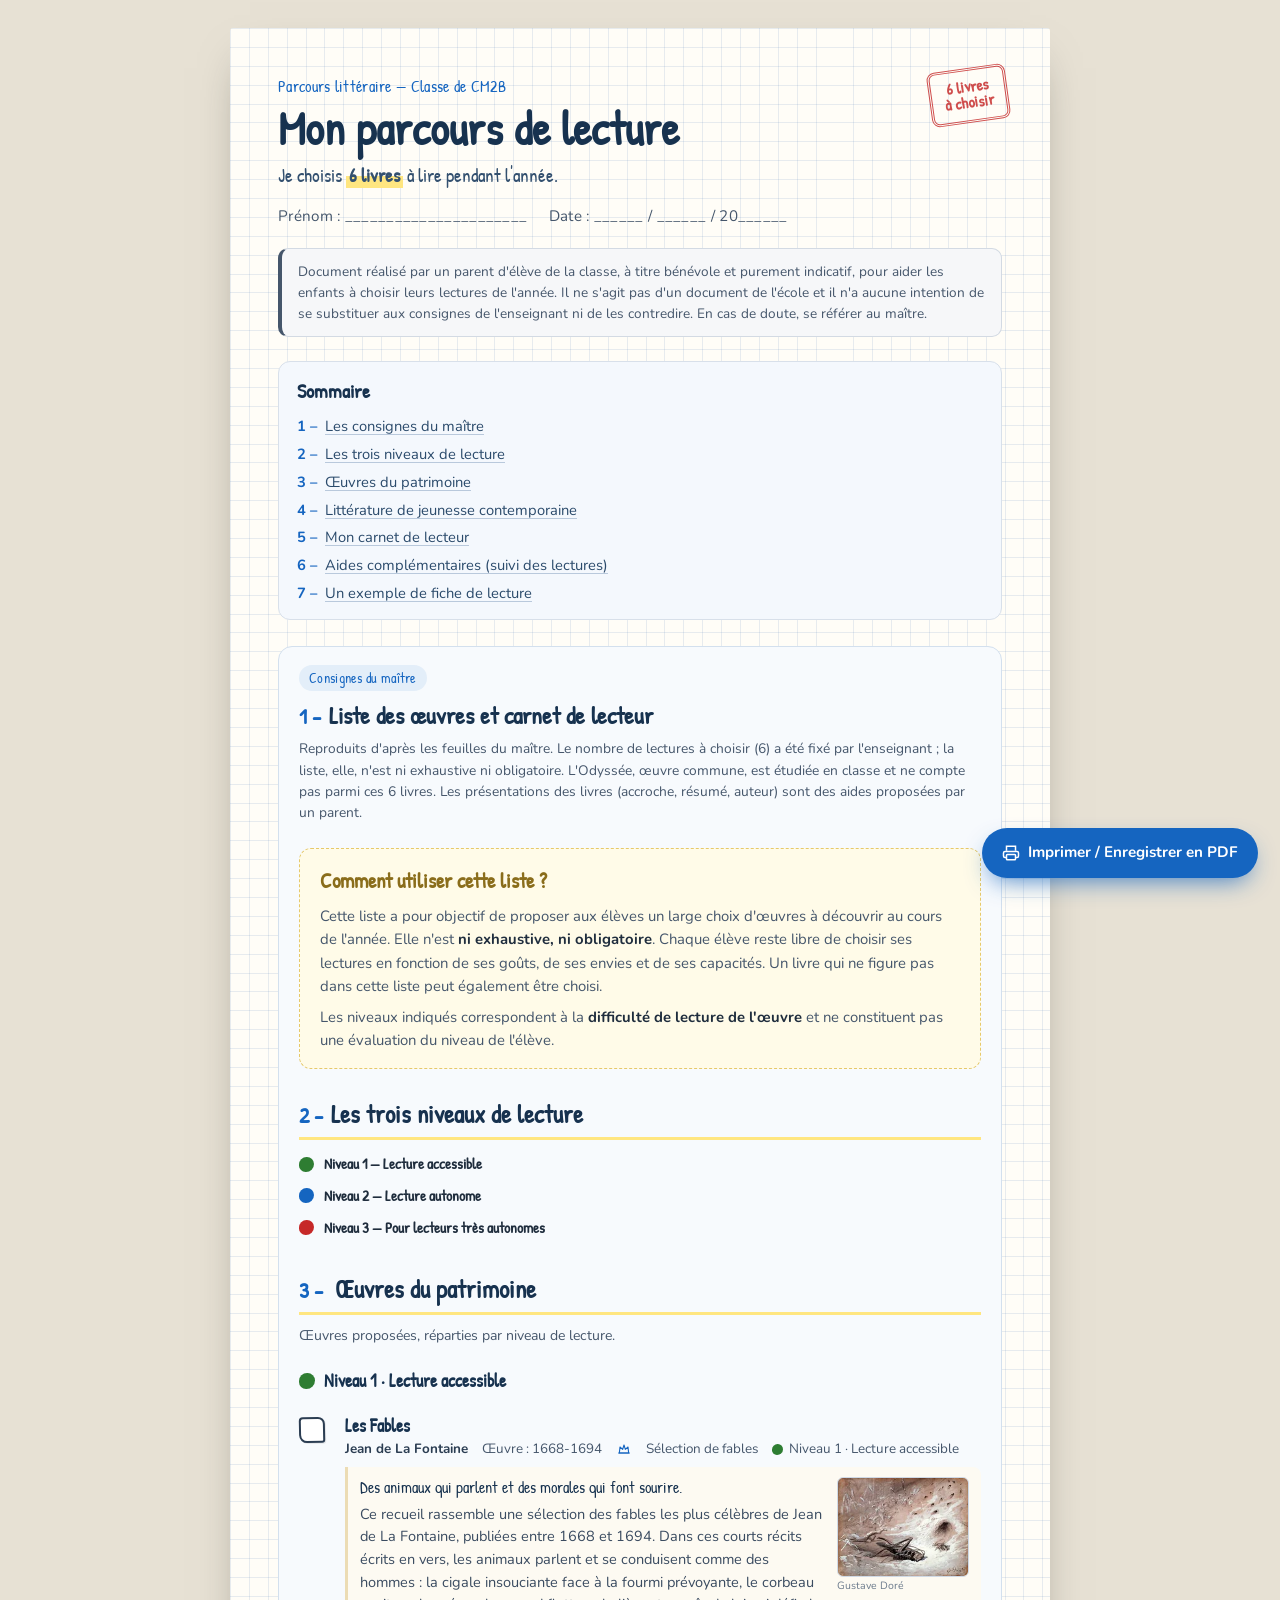
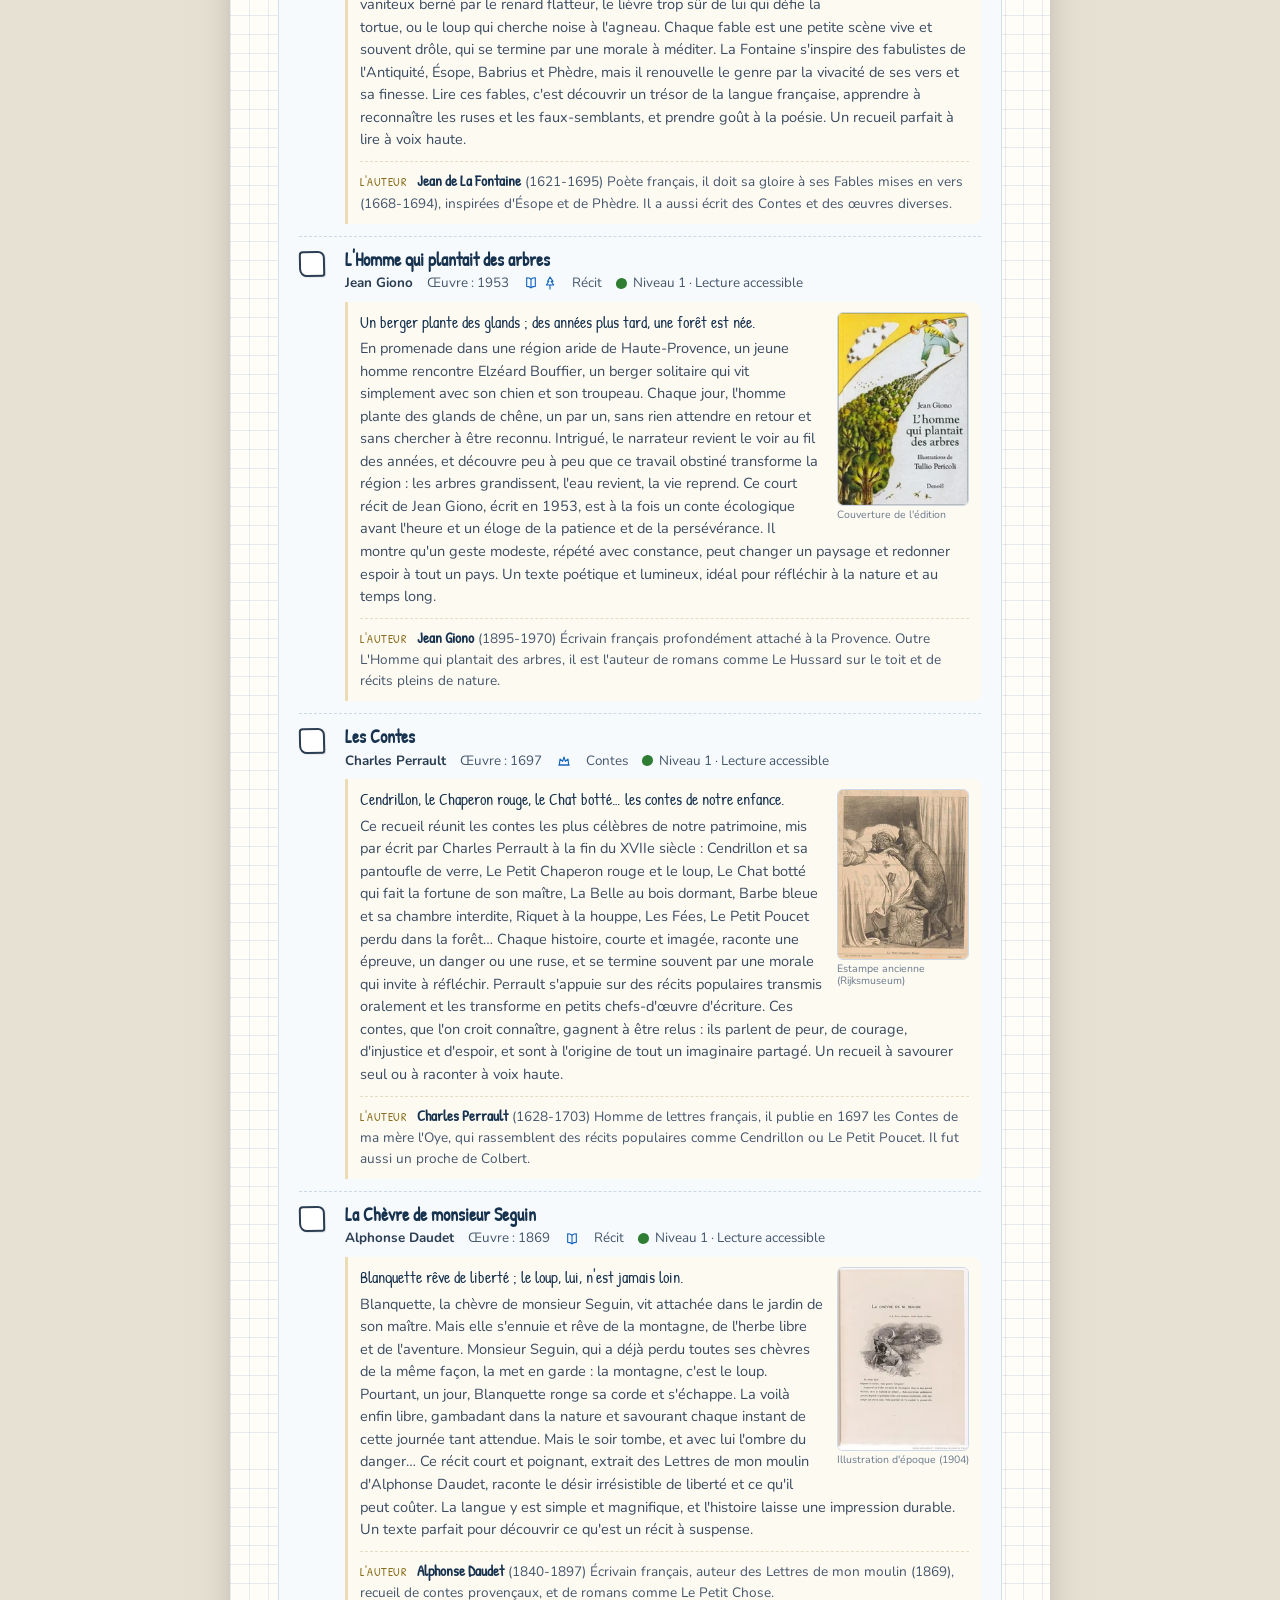
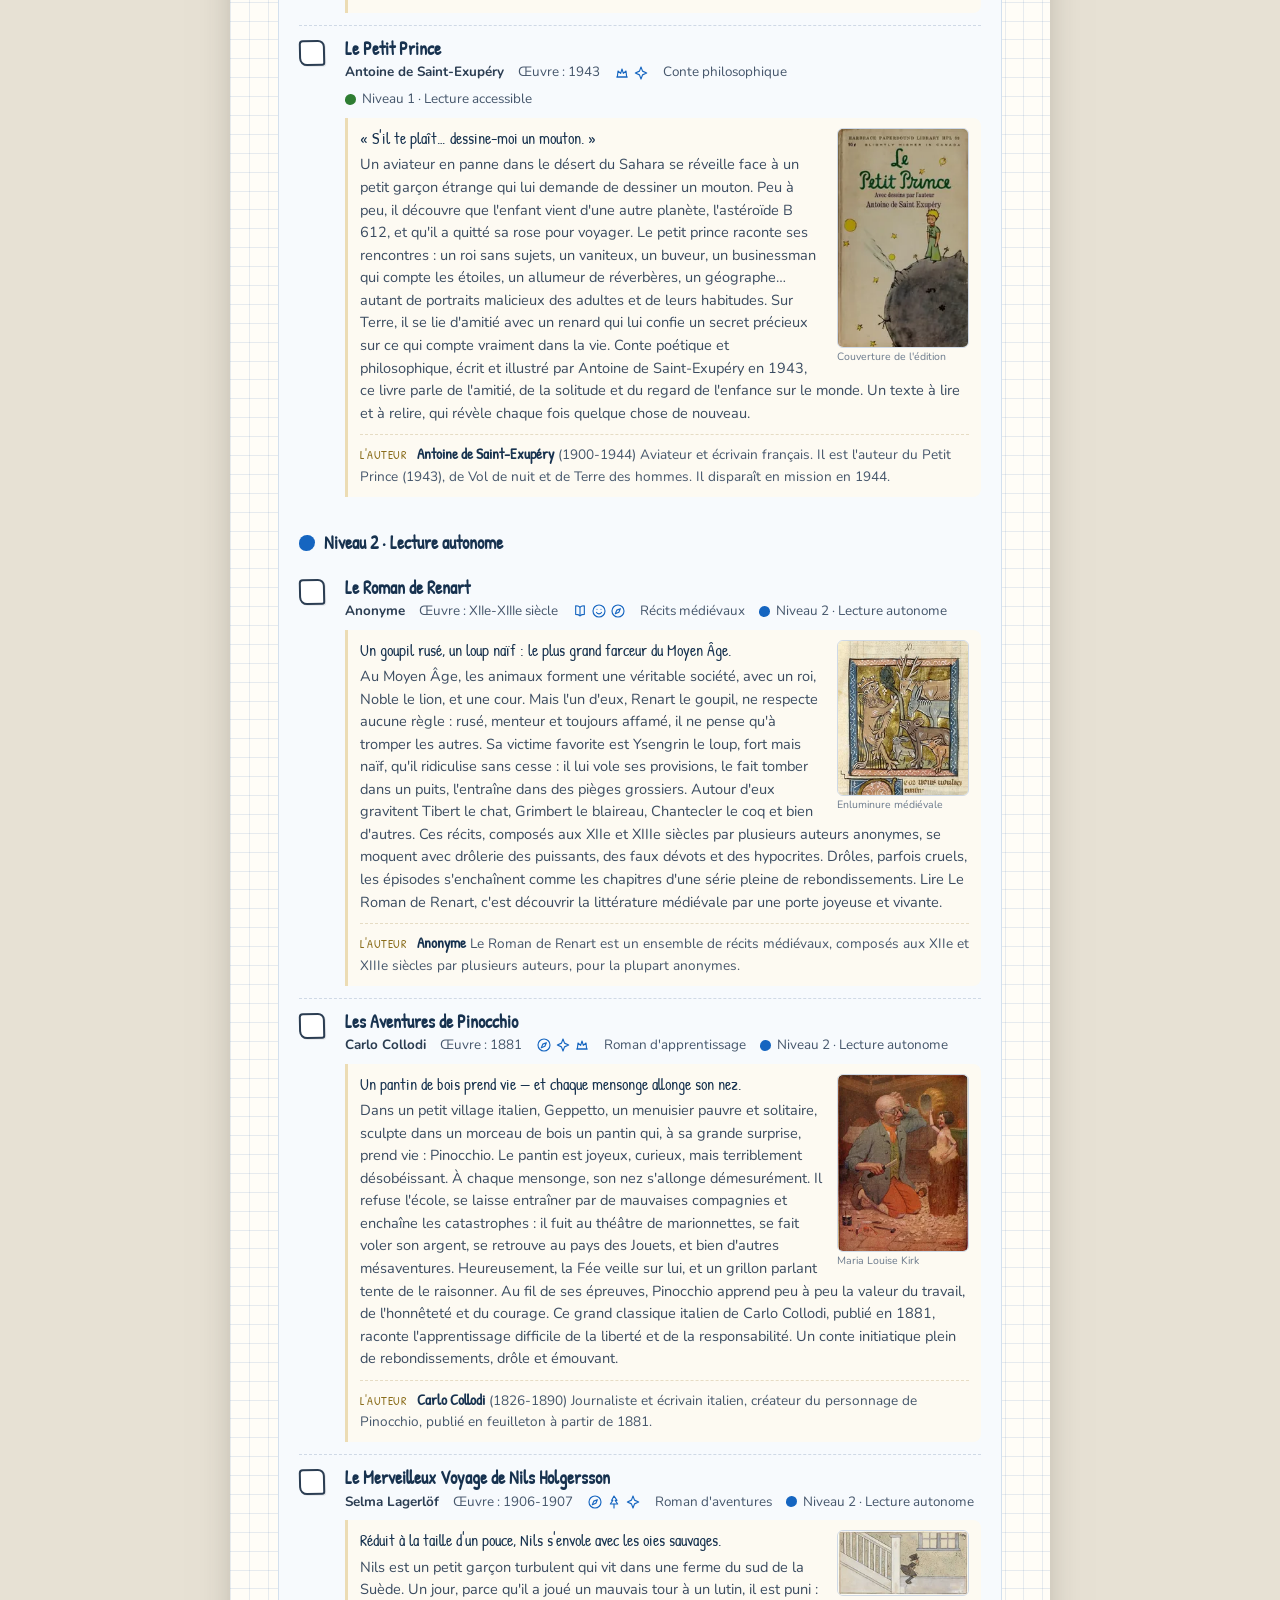
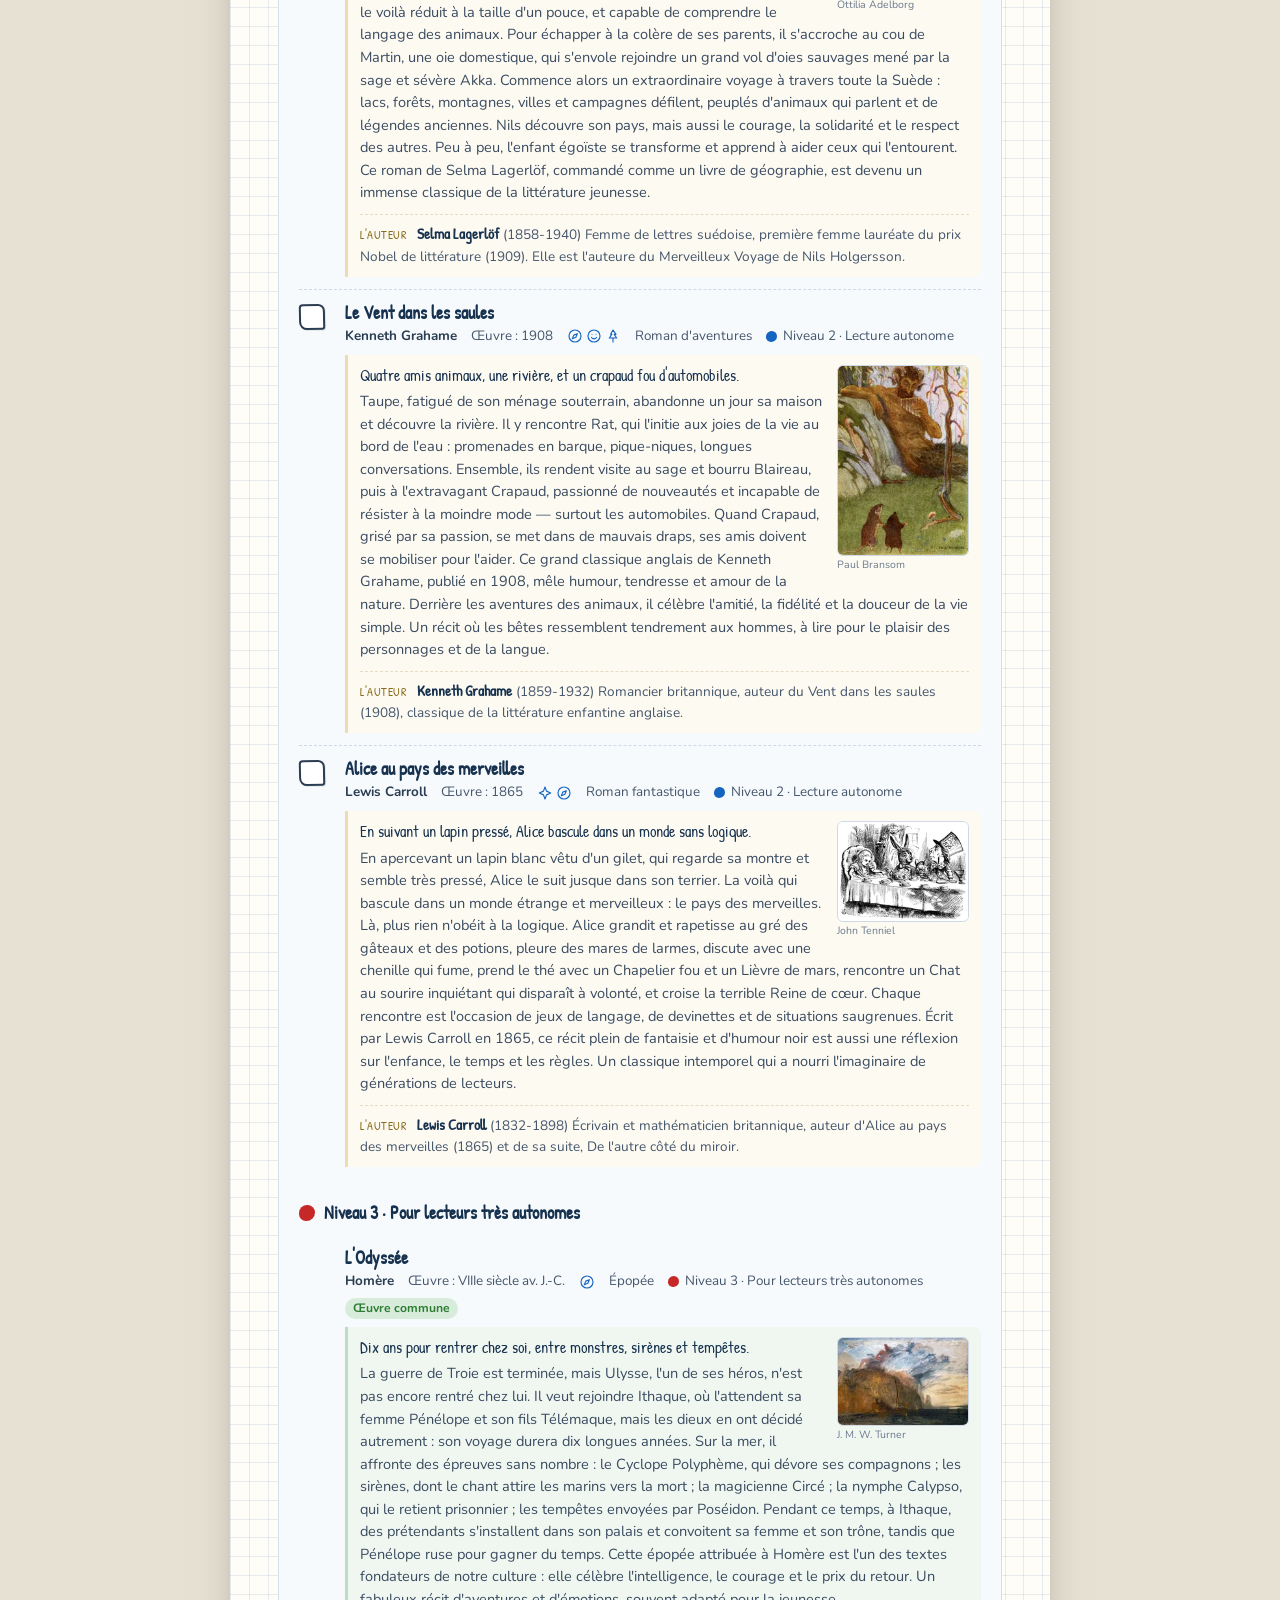
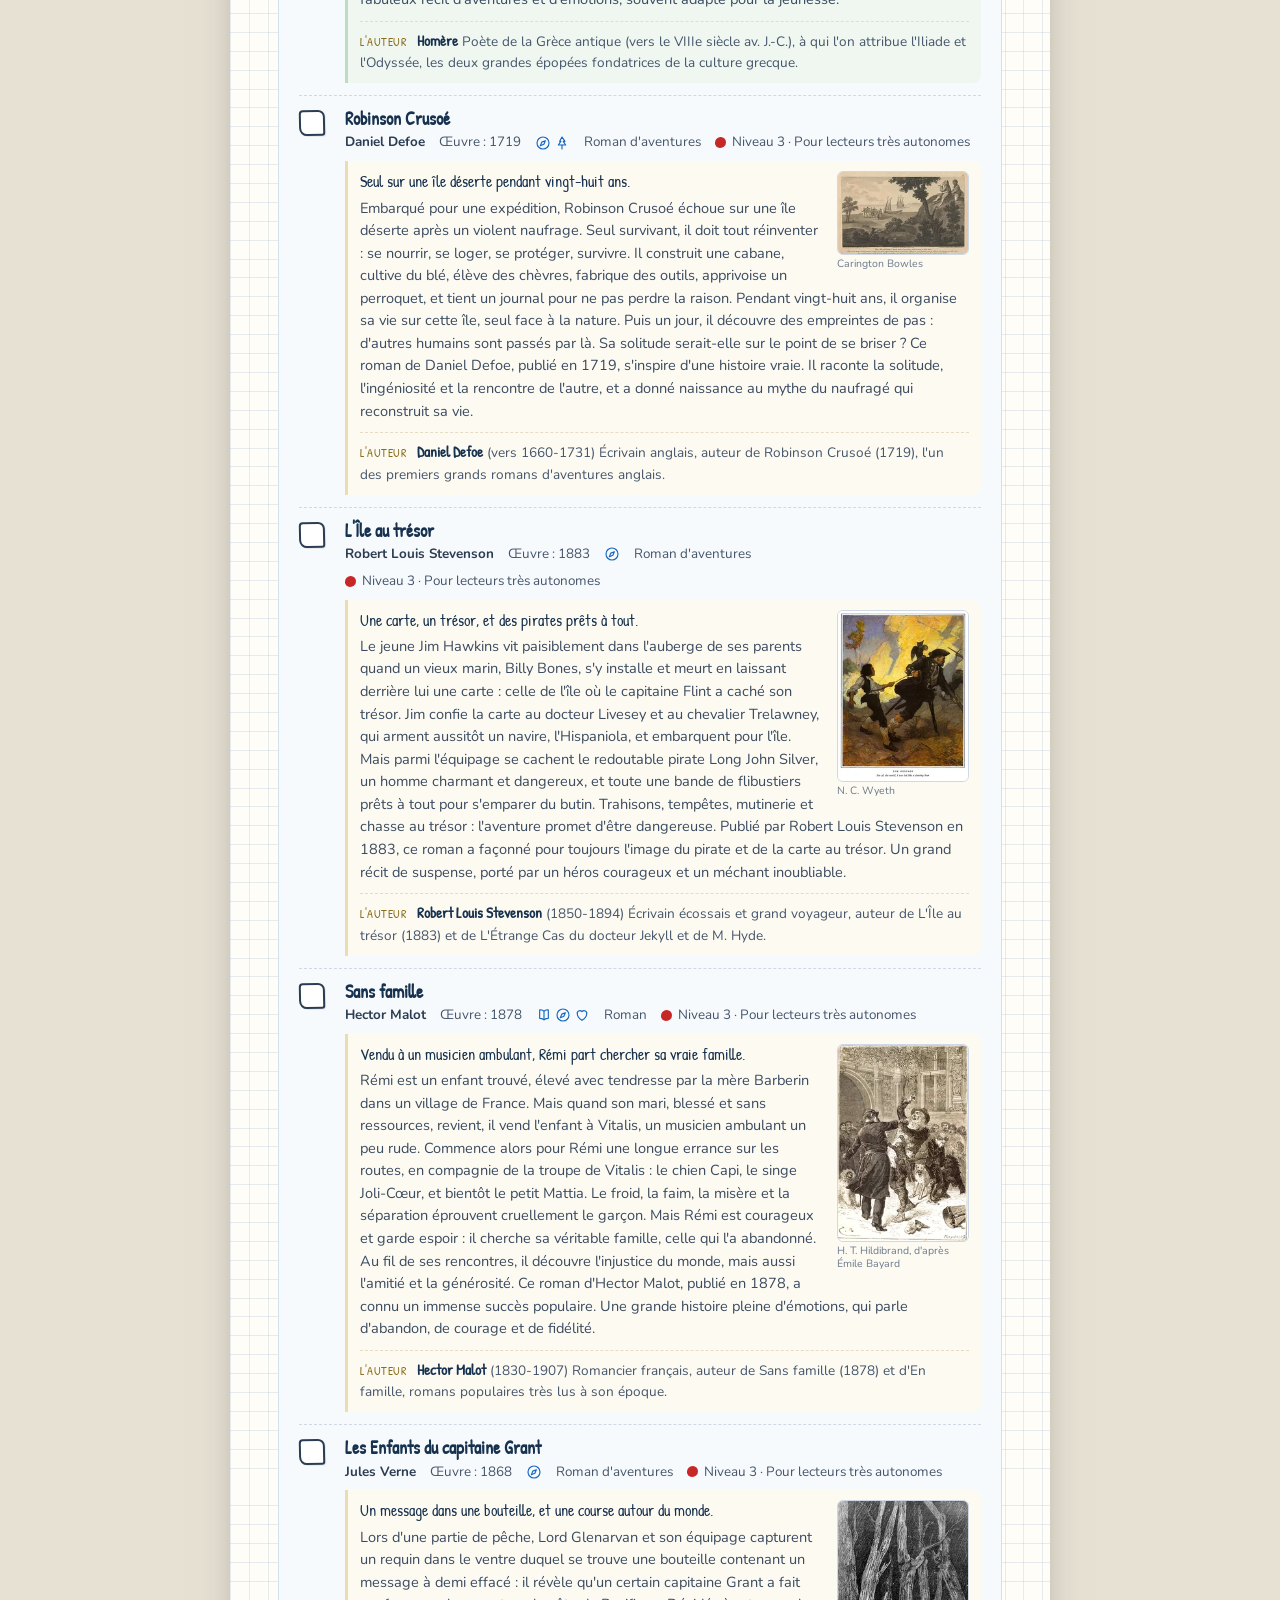
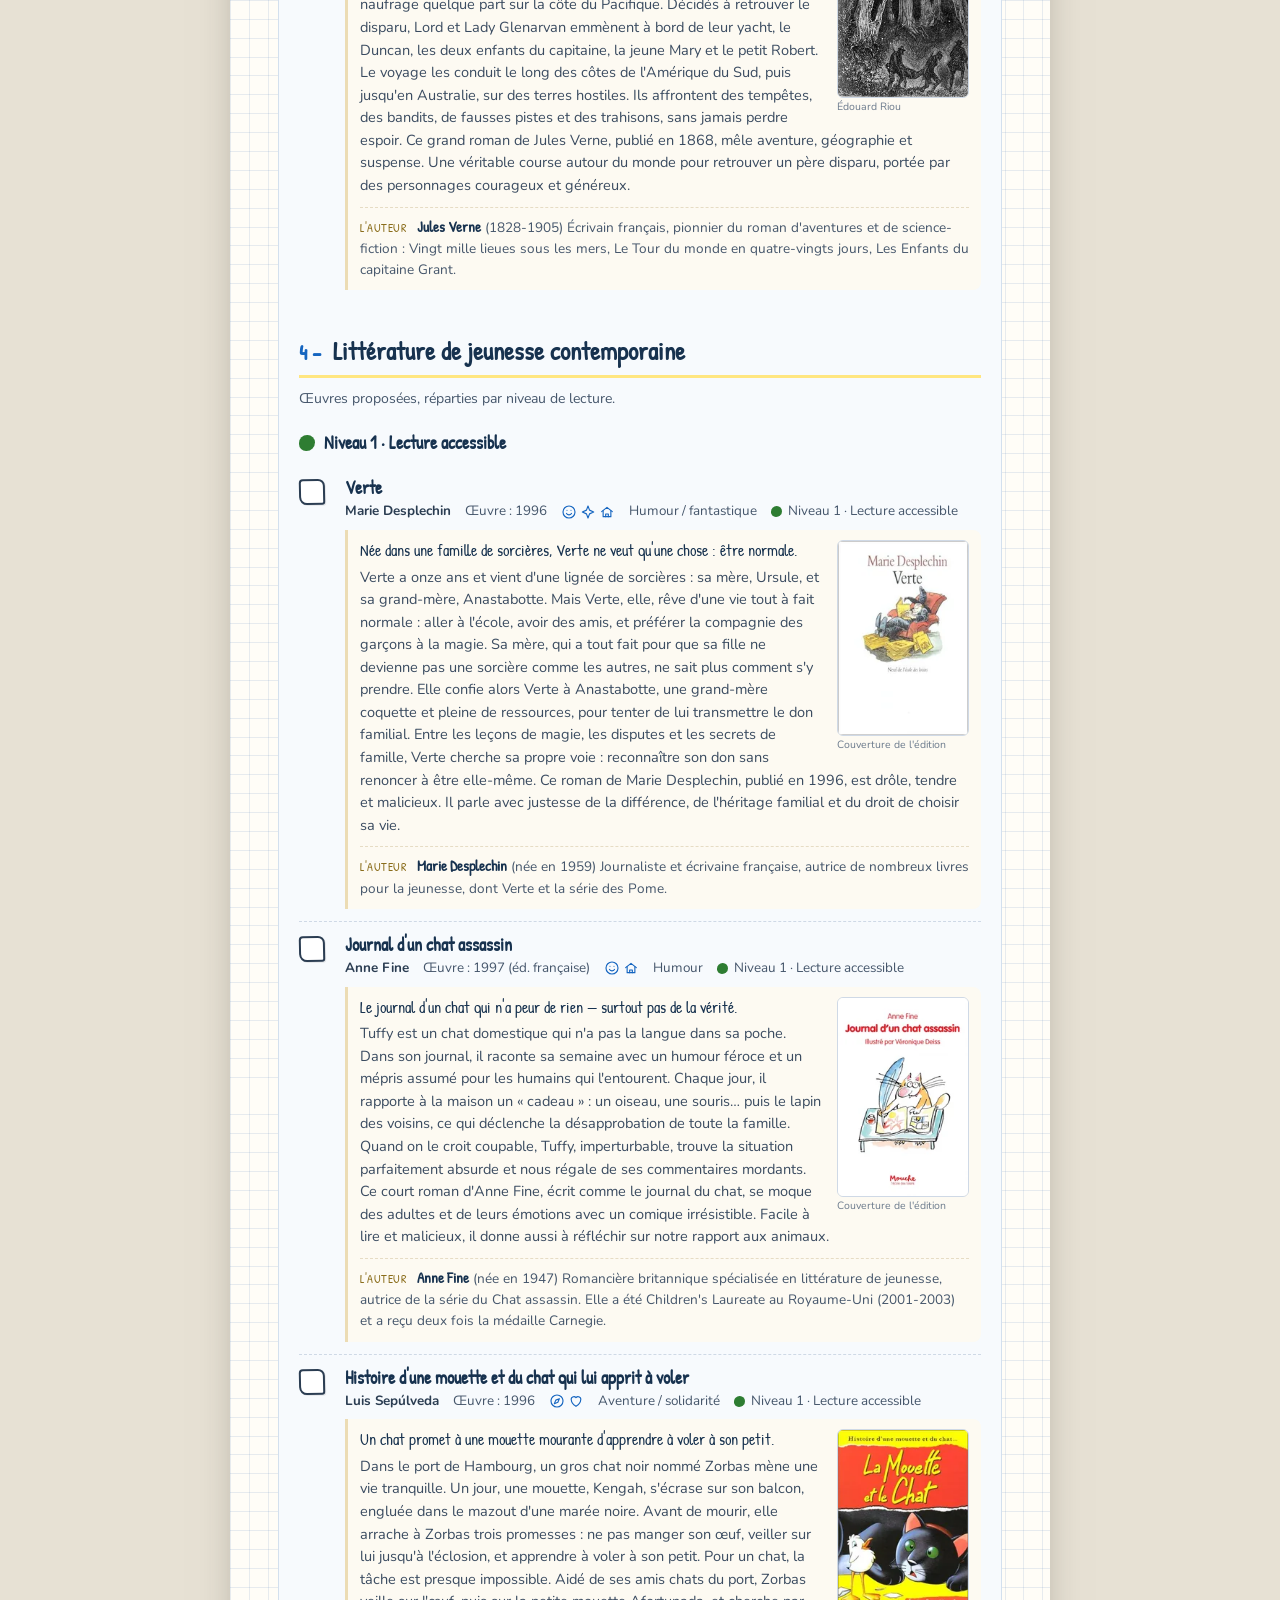
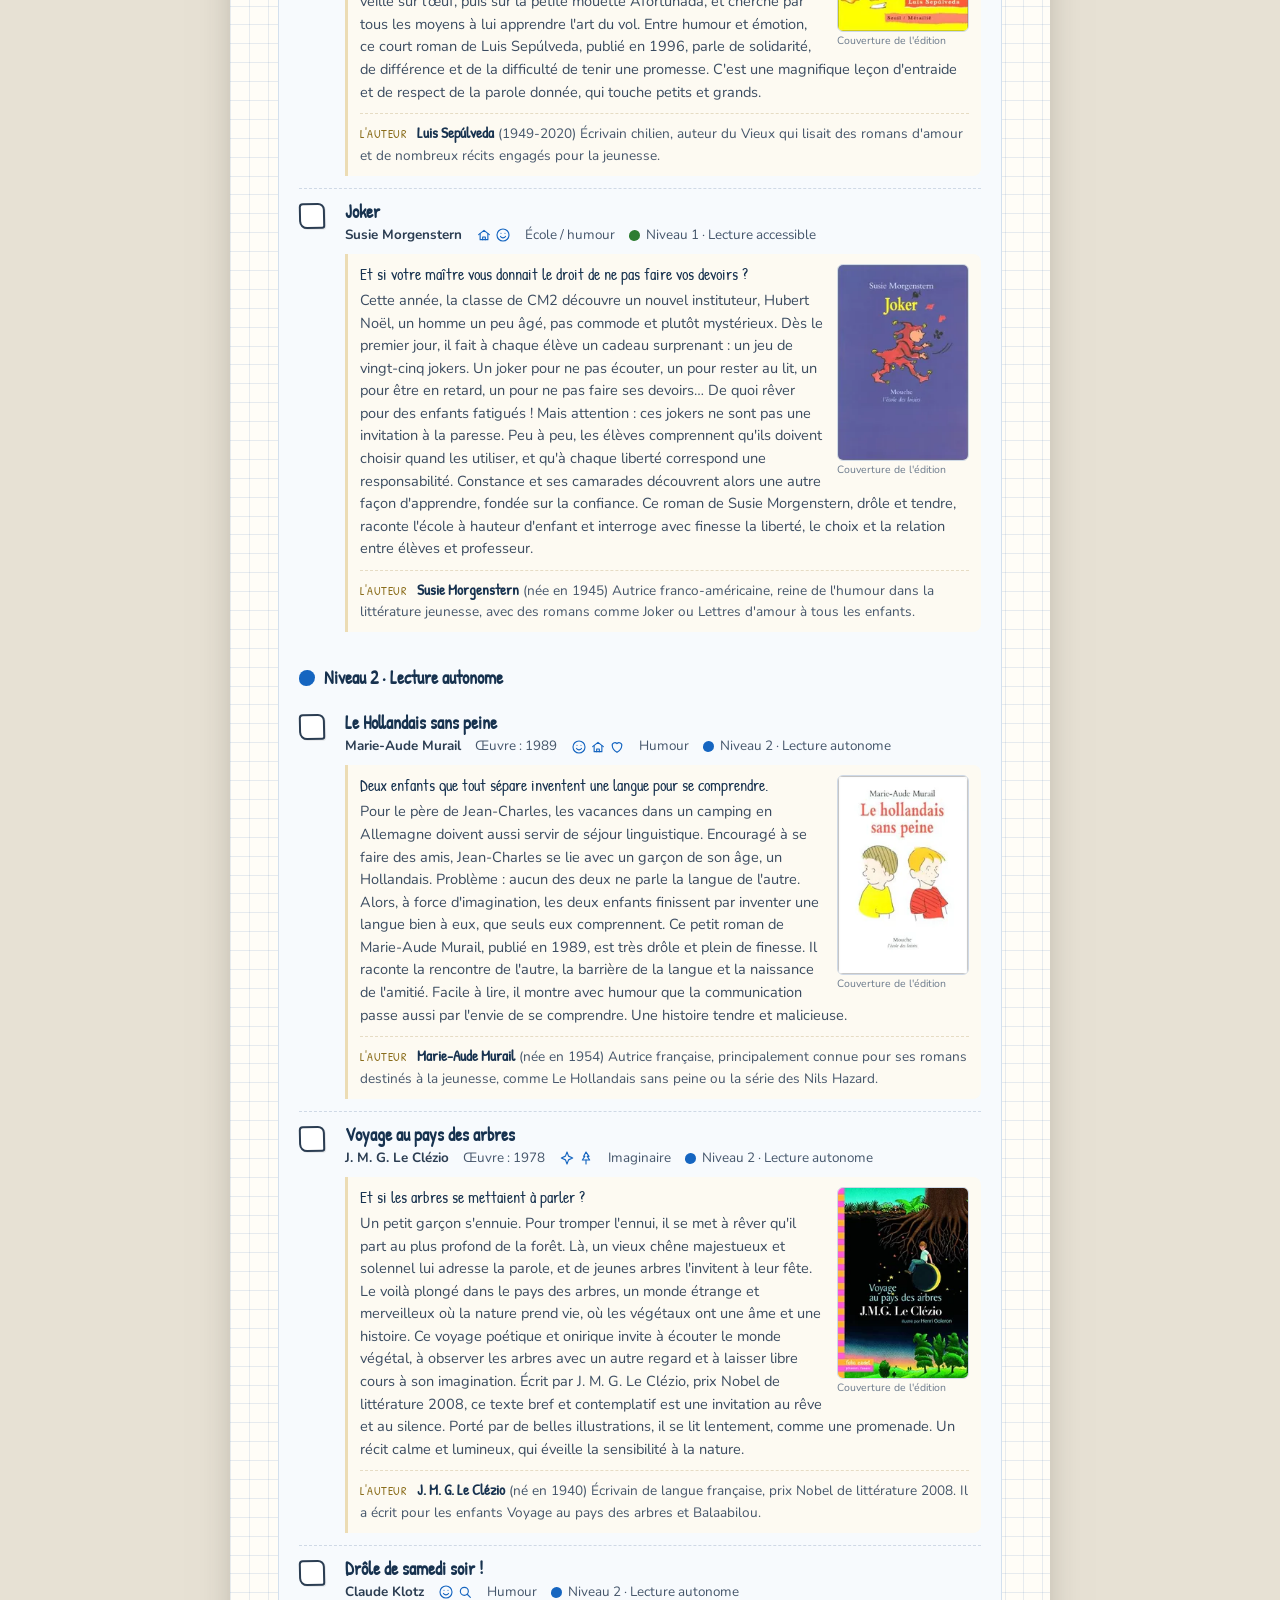
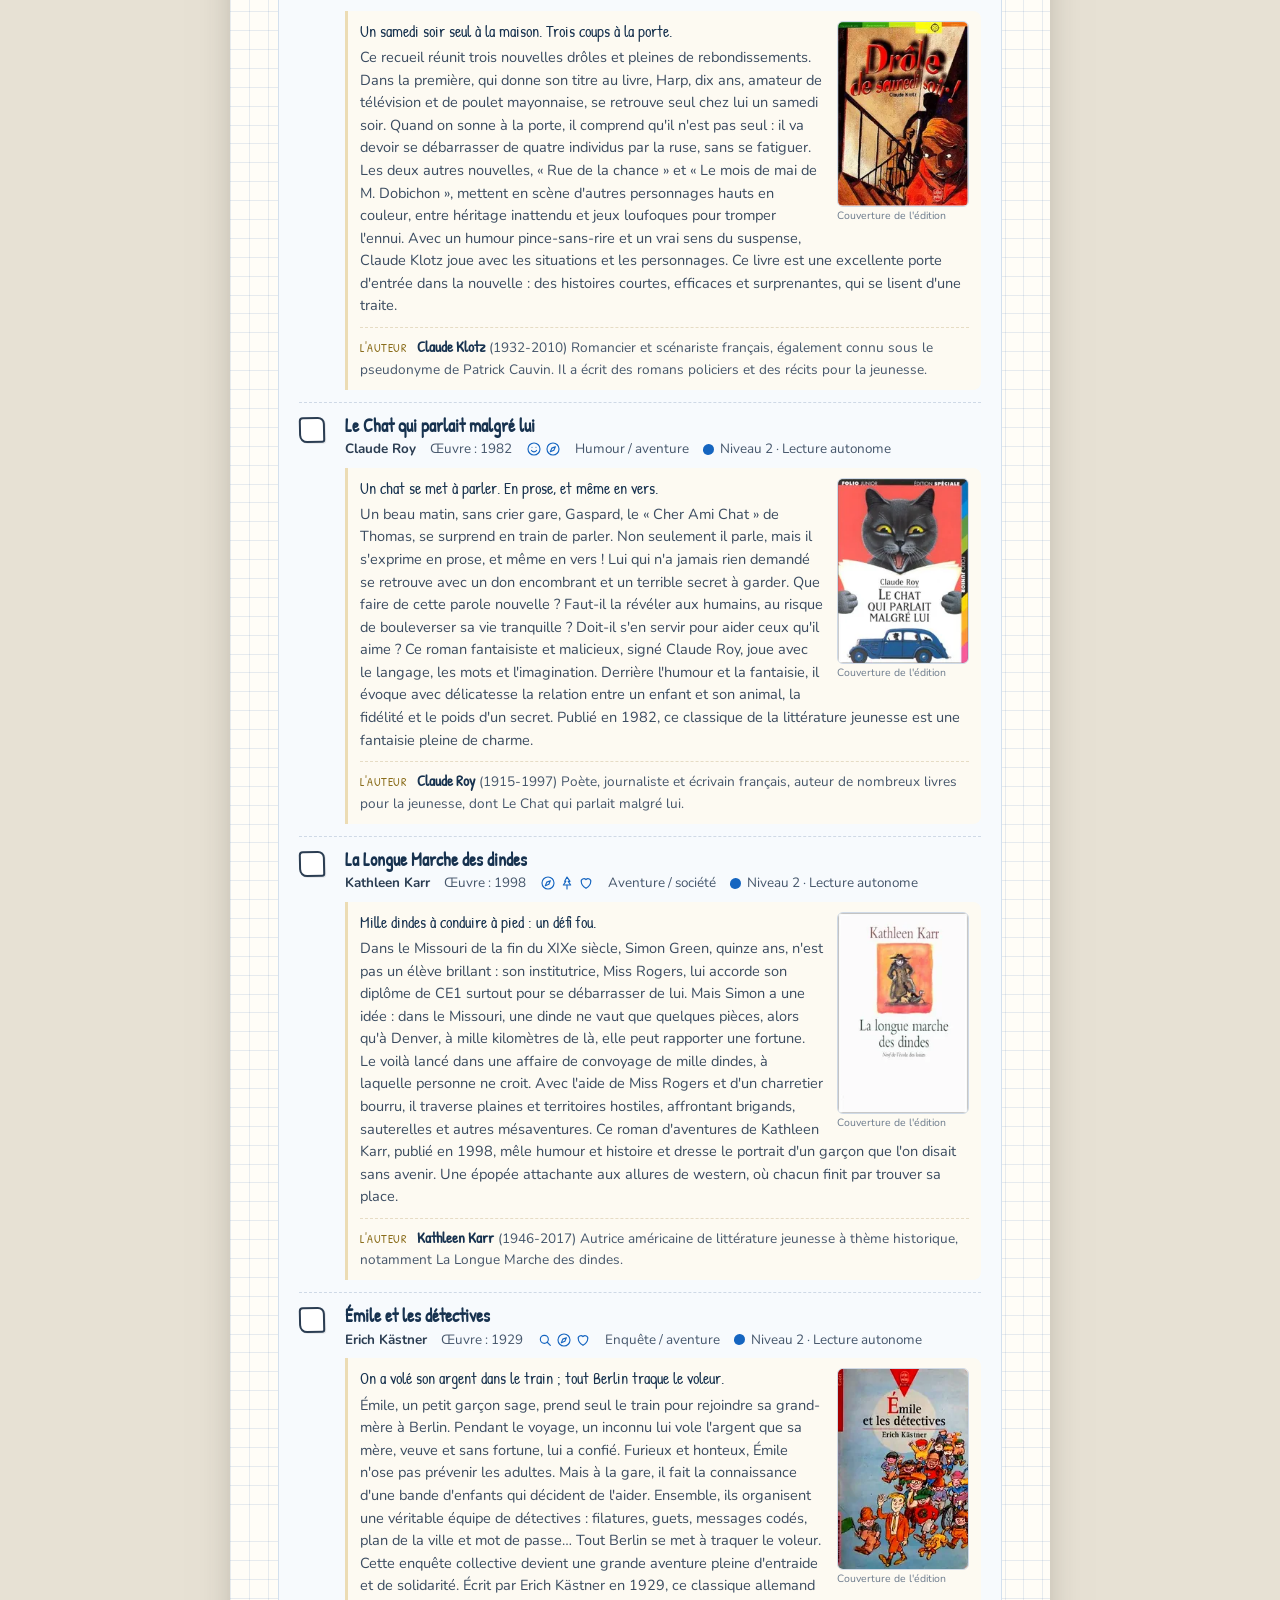
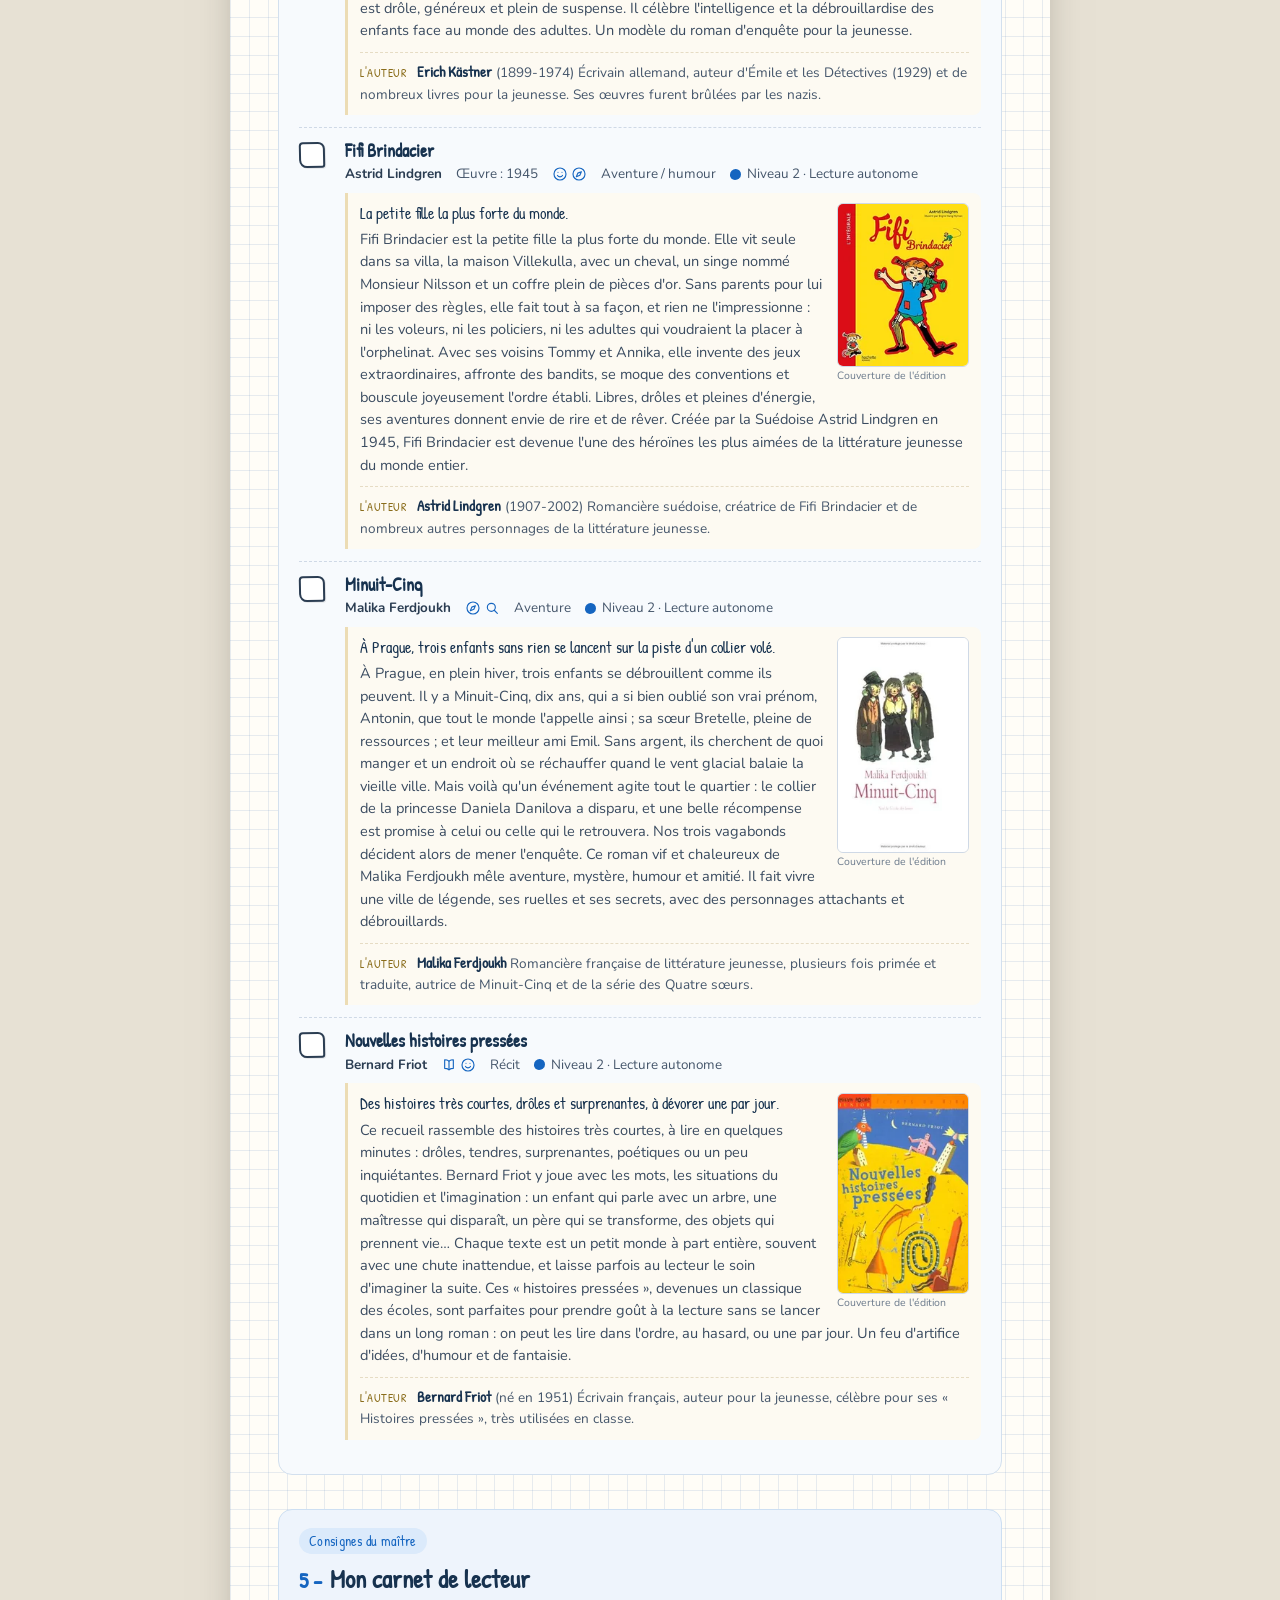
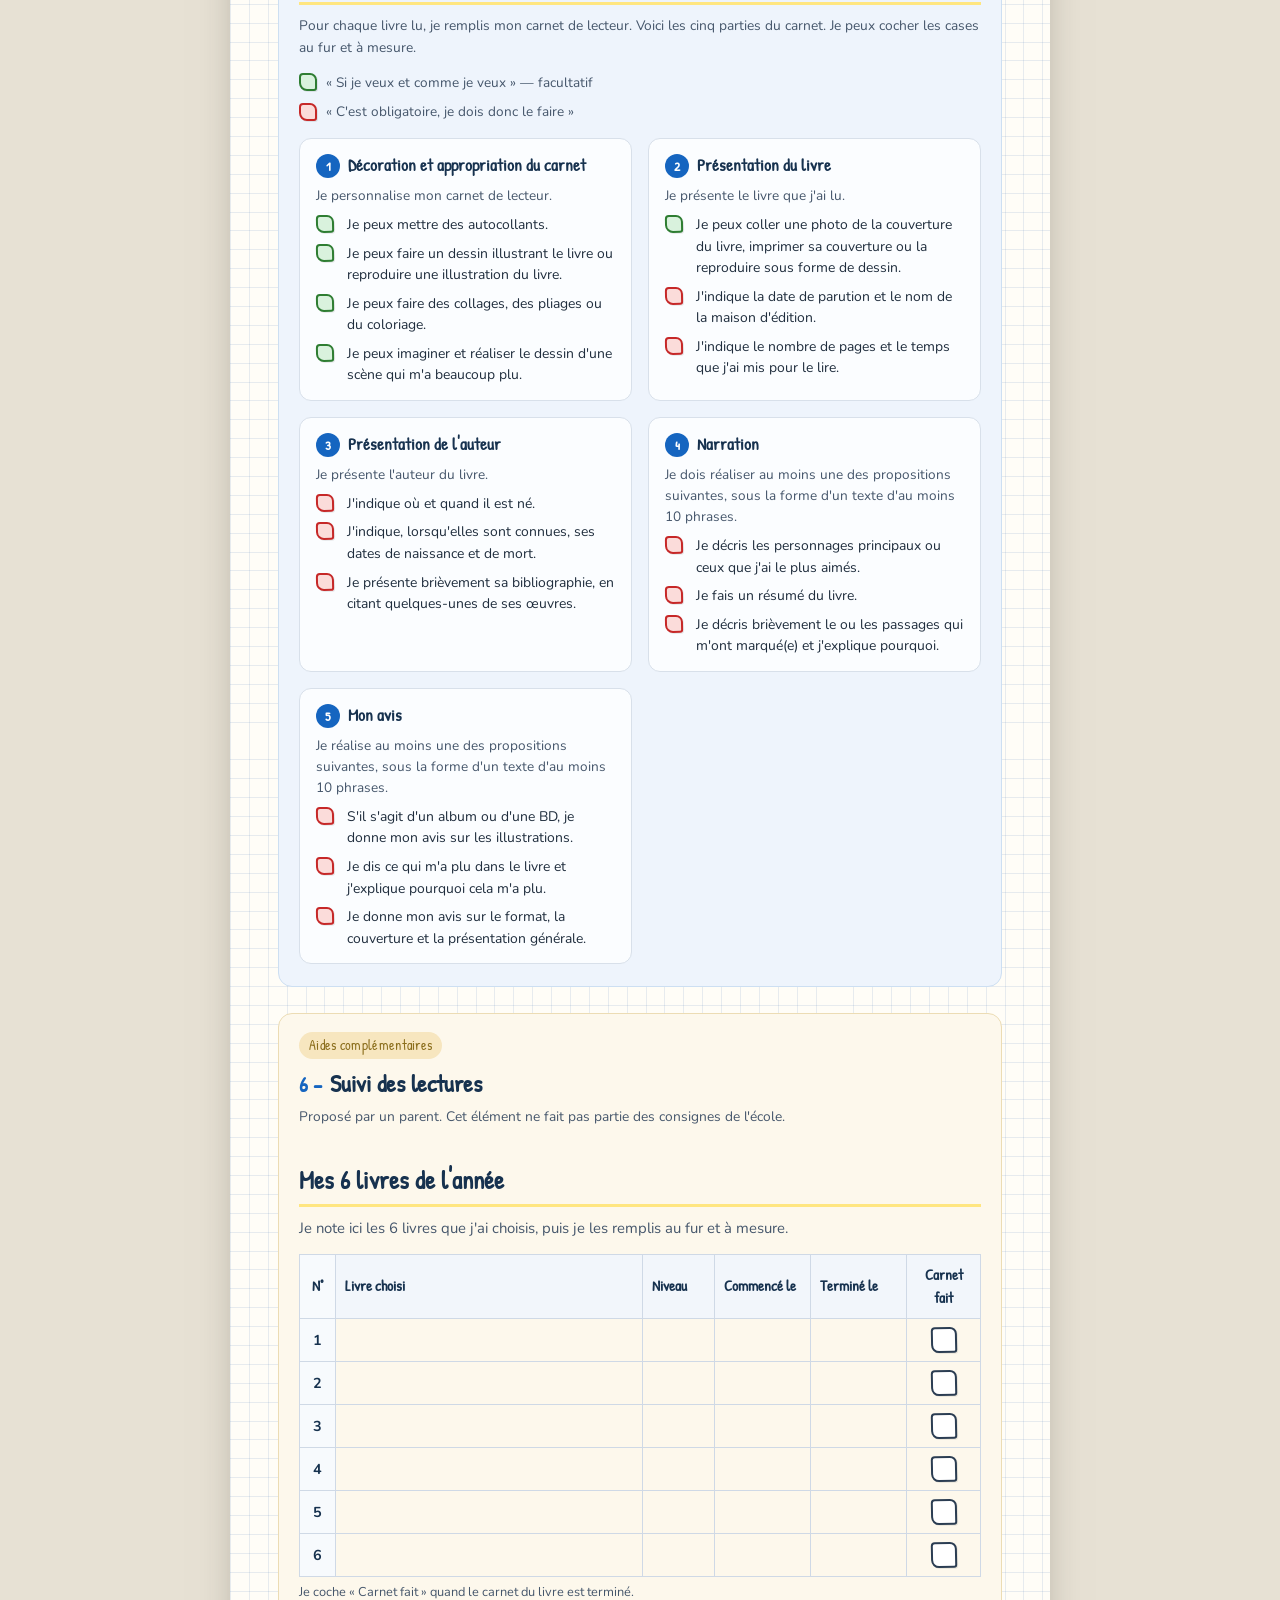
<file: index.html>
<!DOCTYPE html>
<html lang="fr">
<head>
  <meta charset="UTF-8">
  <meta name="viewport" content="width=device-width, initial-scale=1">
  <title>Mon parcours de lecture — CM2B (élève &amp; parents)</title>
  <meta name="description" content="Document à imprimer pour choisir ses 6 livres de l'année en CM2B : liste des œuvres proposées par niveau, présentation de chaque livre, carnet de lecteur et suivi des lectures.">
  <meta name="robots" content="noindex, nofollow, noarchive">
  <meta name="theme-color" content="#1565c0">
  <link rel="canonical" href="https://tac-projects.github.io/lectures/">

  <meta property="og:type" content="website">
  <meta property="og:locale" content="fr_FR">
  <meta property="og:site_name" content="Parcours littéraire — CM2B">
  <meta property="og:url" content="https://tac-projects.github.io/lectures/">
  <meta property="og:title" content="Mon parcours de lecture — CM2B">
  <meta property="og:description" content="Document à imprimer pour choisir ses 6 livres de l'année en CM2B : liste des œuvres par niveau, présentation de chaque livre, carnet de lecteur et suivi des lectures.">
  <meta property="og:image" content="https://tac-projects.github.io/lectures/assets/og-cover.png">
  <meta property="og:image:secure_url" content="https://tac-projects.github.io/lectures/assets/og-cover.png">
  <meta property="og:image:type" content="image/png">
  <meta property="og:image:width" content="1200">
  <meta property="og:image:height" content="630">
  <meta property="og:image:alt" content="Mon parcours de lecture — 6 livres à choisir, classe de CM2B">

  <meta name="twitter:card" content="summary_large_image">
  <meta name="twitter:title" content="Mon parcours de lecture — CM2B">
  <meta name="twitter:description" content="Document à imprimer pour choisir ses 6 livres de l'année en CM2B : liste des œuvres par niveau, présentation de chaque livre, carnet de lecteur et suivi des lectures.">
  <meta name="twitter:image" content="https://tac-projects.github.io/lectures/assets/og-cover.png">
  <meta name="twitter:image:alt" content="Mon parcours de lecture — 6 livres à choisir, classe de CM2B">

  <link rel="icon" href="favicon.svg?v=1" type="image/svg+xml">
  <link rel="stylesheet" href="assets/styles.css?v=74">
</head>
<body class="is-locked">
  <div class="gate" id="gate">
    <form class="gate-box" id="gate-form" autocomplete="off">
      <p class="gate-school">Parcours littéraire — CM2B</p>
      <h1 class="gate-title">Document privé</h1>
      <p class="gate-note"><strong>Document réservé aux familles de la classe CM2B. Merci de ne pas le diffuser à l'extérieur.</strong></p>
      <label class="gate-label" for="gate-input">Mot de passe</label>
      <div class="gate-field">
        <input class="gate-input" id="gate-input" type="password" inputmode="text" autocomplete="off" required>
        <button type="button" class="gate-reveal" id="gate-reveal" aria-label="Afficher le mot de passe" aria-pressed="false">
          <svg class="ico-eye" viewBox="0 0 24 24" fill="none" stroke="currentColor" stroke-width="2" stroke-linecap="round" stroke-linejoin="round" aria-hidden="true"><path d="M1 12s4-7 11-7 11 7 11 7-4 7-11 7-11-7-11-7z"/><circle cx="12" cy="12" r="3"/></svg>
          <svg class="ico-eye-off" viewBox="0 0 24 24" fill="none" stroke="currentColor" stroke-width="2" stroke-linecap="round" stroke-linejoin="round" aria-hidden="true"><path d="M17.94 17.94A10.07 10.07 0 0 1 12 20c-7 0-11-8-11-8a18.45 18.45 0 0 1 5.06-5.94M9.9 4.24A9.12 9.12 0 0 1 12 4c7 0 11 8 11 8a18.5 18.5 0 0 1-2.16 3.19m-6.72-1.07a3 3 0 1 1-4.24-4.24"/><line x1="1" y1="1" x2="23" y2="23"/></svg>
        </button>
      </div>
      <p class="gate-error" id="gate-error" role="alert" hidden>Mot de passe incorrect.</p>
      <button class="gate-submit" type="submit">Ouvrir le document</button>
    </form>
  </div>

  <button type="button" class="print-fab" id="print">
    <svg viewBox="0 0 24 24" fill="none" stroke="currentColor" stroke-width="2" aria-hidden="true"><path d="M6 9V3h12v6"/><path d="M6 18H4a2 2 0 0 1-2-2v-4a2 2 0 0 1 2-2h16a2 2 0 0 1 2 2v4a2 2 0 0 1-2 2h-2"/><rect x="6" y="14" width="12" height="7" rx="1"/></svg>
    Imprimer / Enregistrer en PDF
  </button>

  <main class="document">
    <header class="doc-head">
      <p class="school">Parcours littéraire — Classe de CM2B</p>
      <h1>Mon parcours de lecture</h1>
      <p class="subtitle">Je choisis <strong>6 livres</strong> à lire pendant l'année.</p>
      <span class="stamp" aria-hidden="true">6 livres<br>à choisir</span>
      <p class="id-line">Prénom : ______________________ &nbsp;&nbsp;&nbsp; Date : ______ / ______ / 20______</p>
    </header>

    <aside class="disclaimer" role="note">
      <p>Document réalisé par un parent d'élève de la classe, à titre bénévole et purement indicatif,
      pour aider les enfants à choisir leurs lectures de l'année. Il ne s'agit pas d'un document de
      l'école et il n'a aucune intention de se substituer aux consignes de l'enseignant ni de les
      contredire. En cas de doute, se référer au maître.</p>
    </aside>

    <section class="toc" aria-label="Sommaire">
      <h2>Sommaire</h2>
      <ul>
        <li><a href="#consignes"><span class="toc-num">1</span>Les consignes du maître</a></li>
        <li><a href="#niveaux"><span class="toc-num">2</span>Les trois niveaux de lecture</a></li>
        <li><a href="#patrimoine"><span class="toc-num">3</span>Œuvres du patrimoine</a></li>
        <li><a href="#contemporain"><span class="toc-num">4</span>Littérature de jeunesse contemporaine</a></li>
        <li><a href="#carnet"><span class="toc-num">5</span>Mon carnet de lecteur</a></li>
        <li><a href="#aides"><span class="toc-num">6</span>Aides complémentaires (suivi des lectures)</a></li>
        <li><a href="#fiche"><span class="toc-num">7</span>Un exemple de fiche de lecture</a></li>
      </ul>
    </section>

    <div class="zone zone-maitre" id="consignes">
      <header class="zone-head">
        <span class="zone-tag">Consignes du maître</span>
        <h2><span class="sec-num">1</span>Liste des œuvres et carnet de lecteur</h2>
        <p>Reproduits d'après les feuilles du maître. Le nombre de lectures à choisir (6) a été fixé par
        l'enseignant ; la liste, elle, n'est ni exhaustive ni obligatoire. L'Odyssée, œuvre commune,
        est étudiée en classe et ne compte pas parmi ces 6 livres. Les présentations des livres
        (accroche, résumé, auteur) sont des aides proposées par un parent.</p>
      </header>

      <section class="note">
        <h2>Comment utiliser cette liste ?</h2>
        <p>Cette liste a pour objectif de proposer aux élèves un large choix d'œuvres à découvrir au cours
        de l'année. Elle n'est <strong>ni exhaustive, ni obligatoire</strong>. Chaque élève reste libre de
        choisir ses lectures en fonction de ses goûts, de ses envies et de ses capacités. Un livre qui
        ne figure pas dans cette liste peut également être choisi.</p>
        <p>Les niveaux indiqués correspondent à la <strong>difficulté de lecture de l'œuvre</strong> et ne
        constituent pas une évaluation du niveau de l'élève.</p>
      </section>

      <section class="legend-block" id="niveaux">
        <h2><span class="sec-num">2</span>Les trois niveaux de lecture</h2>
        <ul class="legend" id="legend"></ul>
      </section>

      <div id="books"></div>
    </div>

    <div class="zone zone-carnet carnet" id="carnet">
      <header class="zone-head">
        <span class="zone-tag">Consignes du maître</span>
        <h2><span class="sec-num">5</span>Mon carnet de lecteur</h2>
        <p>Pour chaque livre lu, je remplis mon carnet de lecteur. Voici les cinq parties du carnet.
        Je peux cocher les cases au fur et à mesure.</p>
      </header>

      <ul class="carnet-legende" id="carnet-legende"></ul>

      <div class="steps" id="steps"></div>
    </div>

    <div class="zone zone-aide" id="aides">
      <header class="zone-head">
        <span class="zone-tag">Aides complémentaires</span>
        <h2><span class="sec-num">6</span>Suivi des lectures</h2>
        <p>Proposé par un parent. Cet élément ne fait pas partie des consignes de l'école.</p>
      </header>

      <section class="suivi" id="suivi">
        <h2>Mes 6 livres de l'année</h2>
        <p>Je note ici les 6 livres que j'ai choisis, puis je les remplis au fur et à mesure.</p>
        <div id="suivi-table"></div>
      </section>
    </div>

    <div class="zone zone-fiche" id="fiche">
      <header class="zone-head">
        <span class="zone-tag">Aides complémentaires</span>
        <h2><span class="sec-num">7</span>Un exemple de fiche de lecture</h2>
        <p><span class="hl-jaune">C'est un <strong>exemple, pas un modèle</strong>. Elle montre seulement
        des éléments que l'on peut mettre dans une fiche de lecture. Chaque enfant peut en inventer d'autres
        selon son imaginaire : il est libre de garder, changer, enlever ou ajouter ce qu'il veut, et de la
        personnaliser à sa façon. C'est l'occasion pour les enfants de laisser libre cours à leur créativité
        et à leur imaginaire.</span></p>
      </header>

      <div class="fiche-vierge" id="fiche-vierge"></div>
    </div>

    <footer class="doc-foot">
      <p>Parcours littéraire CM2B — document à imprimer pour choisir ses lectures de l'année.</p>
      <p>Résumés et repères sur les auteurs établis d'après des sources documentaires et encyclopédiques.</p>
      <p>Document réalisé par un parent d'élève, à titre indicatif. Il ne remplace pas les consignes de l'enseignant.</p>
      <p>Illustrations du domaine public (Wikimedia Commons) pour les œuvres anciennes ; couvertures des éditions pour les autres.</p>
      <p class="foot-legal">&copy; 2026 Thomas-Alexis Cailleau — Diffusion réservée aux familles de la classe CM2B. Illustrations, couvertures et extraits restent la propriété de leurs auteurs respectifs.</p>
      <p class="foot-contact"><span class="hl-jaune">Une erreur, une question sur ce document ? <a href="mailto:thomas.alexis.cailleau@gmail.com">thomas.alexis.cailleau@gmail.com</a></span></p>
    </footer>
  </main>

  <script src="assets/data.js?v=45"></script>
  <script src="assets/app.js?v=49"></script>
</body>
</html>
</file>
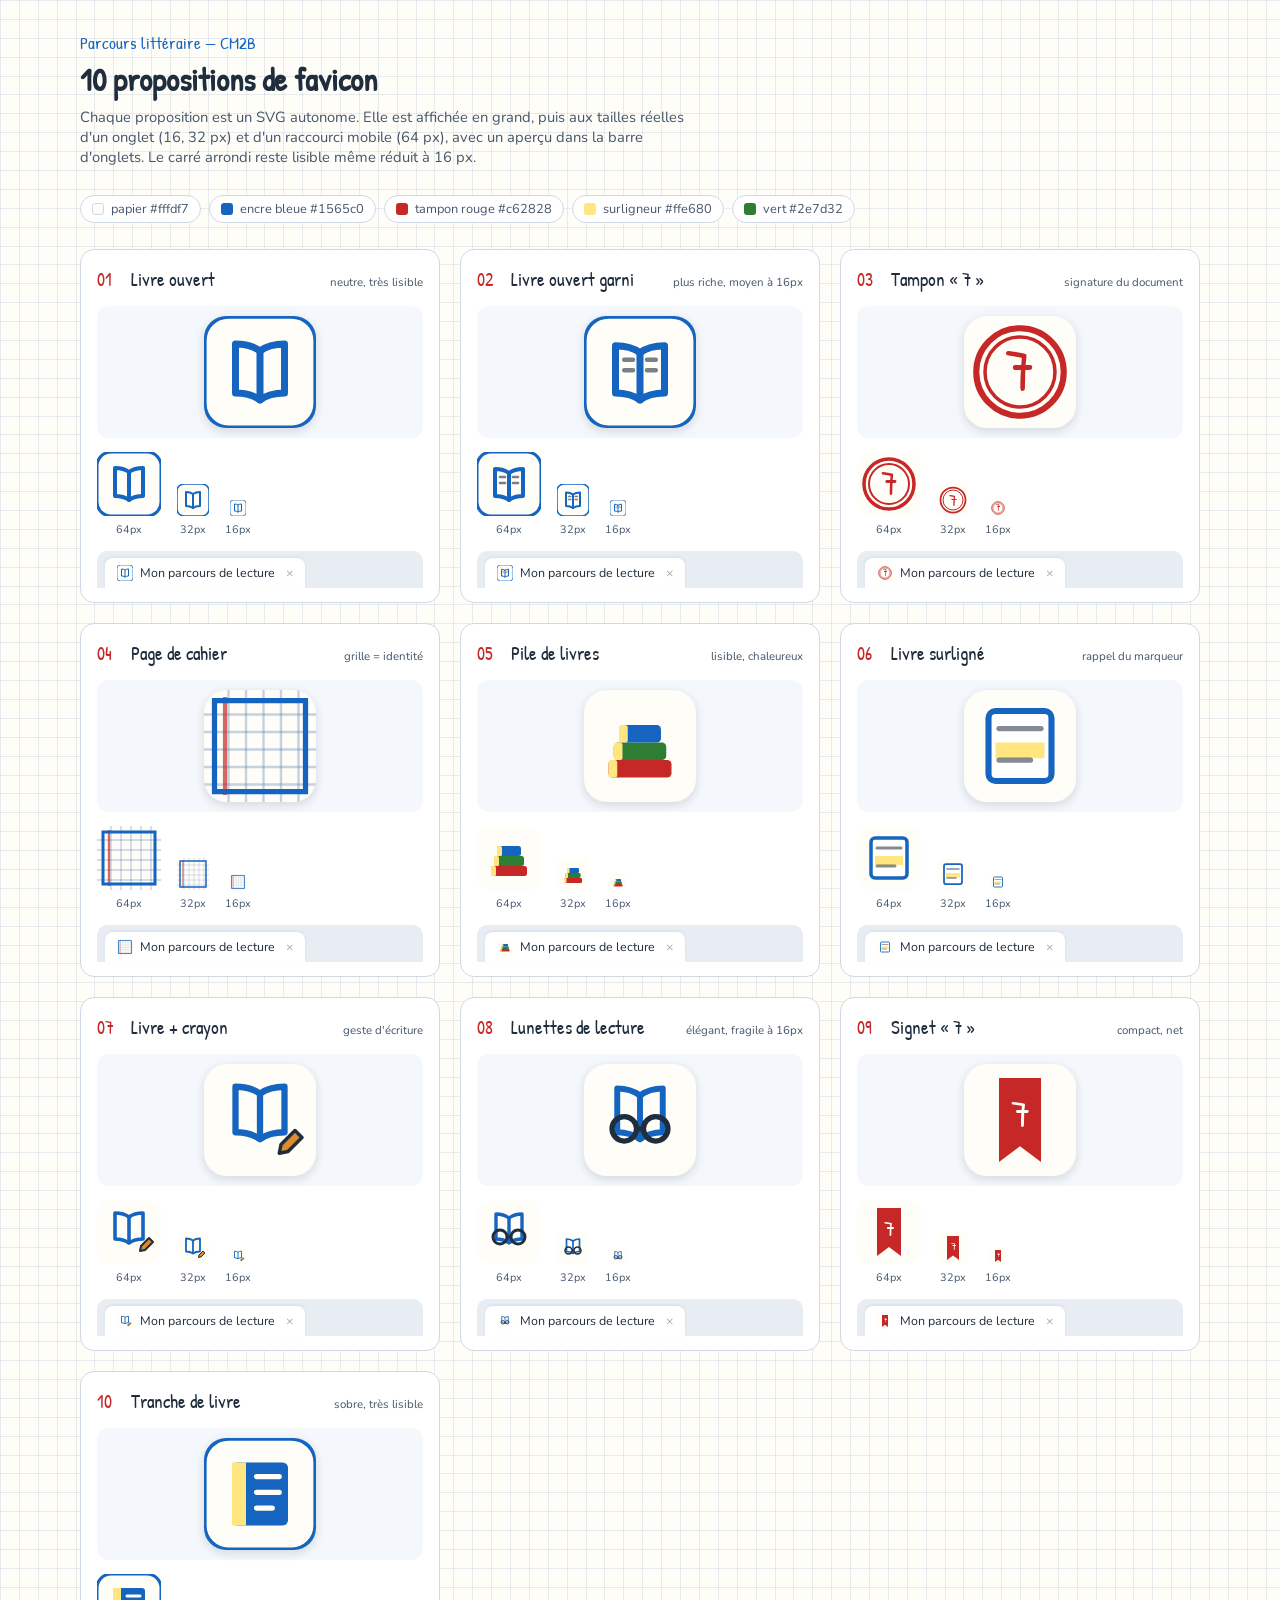
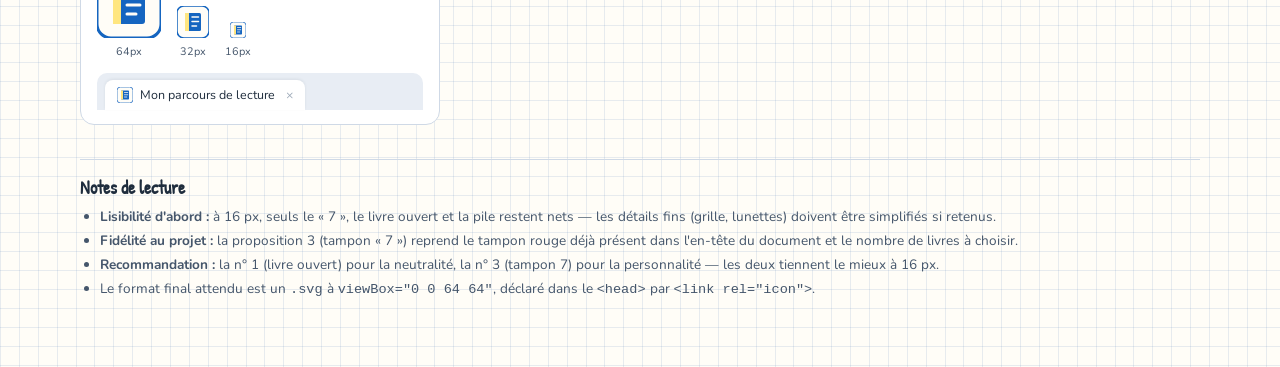
<file: favicon-planche.html>
<!DOCTYPE html>
<html lang="fr">
<head>
<meta charset="UTF-8">
<meta name="viewport" content="width=device-width, initial-scale=1">
<title>Planche — 10 propositions de favicon</title>
<meta name="robots" content="noindex, nofollow">
<style>
  @font-face { font-family: "Patrick Hand"; src: url("assets/fonts/patrick-hand-latin-400-normal.woff2") format("woff2"); font-display: swap; }
  @font-face { font-family: "Nunito"; font-weight: 400; src: url("assets/fonts/nunito-latin-400-normal.woff2") format("woff2"); font-display: swap; }
  @font-face { font-family: "Nunito"; font-weight: 700; src: url("assets/fonts/nunito-latin-700-normal.woff2") format("woff2"); font-display: swap; }

  :root {
    --paper: #fffdf7;
    --ink: #1f2d3d;
    --ink-soft: #45566b;
    --line: #cfd9e6;
    --bleu: #1565c0;
    --rouge: #c62828;
    --vert: #2e7d32;
    --marker: #ffe680;
    --pencil: #e08a2b;
    --hand: "Patrick Hand", "Segoe Print", cursive;
    --body: "Nunito", Verdana, sans-serif;
  }
  * { box-sizing: border-box; }
  body {
    margin: 0;
    padding: 32px 20px 64px;
    font-family: var(--body);
    color: var(--ink);
    background-color: var(--paper);
    background-image: url("data:image/svg+xml,%3Csvg%20xmlns='http://www.w3.org/2000/svg'%20width='5'%20height='5'%3E%3Cpath%20d='M0.125%200V5M0%200.125H5'%20fill='none'%20stroke='%235a82b4'%20stroke-opacity='0.16'%20stroke-width='0.25'/%3E%3C/svg%3E");
    background-size: 5mm 5mm;
  }
  .wrap { max-width: 1120px; margin: 0 auto; }
  header.doc { margin-bottom: 28px; }
  .kicker { font-family: var(--hand); color: var(--bleu); font-size: 1.05rem; margin: 0; }
  h1 { font-family: var(--hand); font-size: 2rem; margin: 4px 0 6px; }
  header.doc p.intro { margin: 0; color: var(--ink-soft); font-size: .92rem; max-width: 70ch; }

  .legend-chips { display: flex; flex-wrap: wrap; gap: 8px; margin: 18px 0 26px; padding: 0; list-style: none; }
  .legend-chips li { display: inline-flex; align-items: center; gap: 7px; font-size: .8rem; color: var(--ink-soft); border: 1px solid var(--line); background: #fff; border-radius: 999px; padding: 4px 11px; }
  .swatch { width: 12px; height: 12px; border-radius: 3px; display: inline-block; }

  .grid { display: grid; grid-template-columns: repeat(auto-fill, minmax(320px, 1fr)); gap: 20px; }

  .card { background: #fff; border: 1.5px solid var(--line); border-radius: 14px; padding: 16px 16px 14px; display: flex; flex-direction: column; gap: 14px; }
  .card-head { display: flex; align-items: baseline; gap: 10px; }
  .num { font-family: var(--hand); color: var(--rouge); font-size: 1.15rem; min-width: 24px; }
  .card-head h2 { font-family: var(--hand); font-size: 1.2rem; margin: 0; font-weight: 400; }
  .card-head .why { margin-left: auto; font-size: .72rem; color: var(--ink-soft); text-align: right; }

  .big { display: flex; align-items: center; justify-content: center; padding: 10px; border-radius: 12px; background: #f4f7fb; }
  .big svg { width: 112px; height: 112px; border-radius: 22px; box-shadow: 0 3px 10px rgba(31,45,61,.14); }

  .sizes { display: flex; align-items: flex-end; gap: 16px; }
  .sizes .item { display: flex; flex-direction: column; align-items: center; gap: 6px; }
  .sizes .item span { font-size: .68rem; color: var(--ink-soft); }
  .sizes svg { display: block; }

  .tabbar { display: flex; align-items: center; gap: 8px; background: #e8edf4; border-radius: 10px 10px 0 0; padding: 7px 8px 0; }
  .tab { display: inline-flex; align-items: center; gap: 7px; background: #fff; border-radius: 8px 8px 0 0; padding: 6px 12px 7px; font-size: .78rem; color: var(--ink); box-shadow: 0 -1px 3px rgba(31,45,61,.08); }
  .tab svg { display: block; }
  .tab .x { color: #9aa7b6; margin-left: 4px; }

  footer.notes { margin-top: 34px; border-top: 1px solid var(--line); padding-top: 16px; color: var(--ink-soft); font-size: .85rem; }
  footer.notes h3 { font-family: var(--hand); color: var(--ink); font-size: 1.1rem; margin: 0 0 8px; }
  footer.notes ul { margin: 0; padding-left: 20px; }
  footer.notes li { margin-bottom: 5px; }
</style>
</head>
<body>
<div class="wrap">
  <header class="doc">
    <p class="kicker">Parcours littéraire — CM2B</p>
    <h1>10 propositions de favicon</h1>
    <p class="intro">Chaque proposition est un SVG autonome. Elle est affichée en grand, puis aux tailles réelles
    d'un onglet (16, 32 px) et d'un raccourci mobile (64 px), avec un aperçu dans la barre d'onglets. Le carré
    arrondi reste lisible même réduit à 16 px.</p>
  </header>

  <ul class="legend-chips">
    <li><i class="swatch" style="background:#fffdf7;border:1px solid #cfd9e6"></i>papier #fffdf7</li>
    <li><i class="swatch" style="background:#1565c0"></i>encre bleue #1565c0</li>
    <li><i class="swatch" style="background:#c62828"></i>tampon rouge #c62828</li>
    <li><i class="swatch" style="background:#ffe680"></i>surligneur #ffe680</li>
    <li><i class="swatch" style="background:#2e7d32"></i>vert #2e7d32</li>
  </ul>

  <div class="grid" id="grid"></div>

  <footer class="notes">
    <h3>Notes de lecture</h3>
    <ul>
      <li><strong>Lisibilité d'abord :</strong> à 16 px, seuls le « 7 », le livre ouvert et la pile restent nets — les détails fins (grille, lunettes) doivent être simplifiés si retenus.</li>
      <li><strong>Fidélité au projet :</strong> la proposition 3 (tampon « 7 ») reprend le tampon rouge déjà présent dans l'en-tête du document et le nombre de livres à choisir.</li>
      <li><strong>Recommandation :</strong> la n° 1 (livre ouvert) pour la neutralité, la n° 3 (tampon 7) pour la personnalité — les deux tiennent le mieux à 16 px.</li>
      <li>Le format final attendu est un <code>.svg</code> à <code>viewBox="0 0 64 64"</code>, déclaré dans le <code>&lt;head&gt;</code> par <code>&lt;link rel="icon"&gt;</code>.</li>
    </ul>
  </footer>
</div>

<script>
const paper = "#fffdf7", ink = "#1f2d3d", bleu = "#1565c0", rouge = "#c62828", vert = "#2e7d32", marker = "#ffe680", pencil = "#e08a2b";

const icons = [
  {
    name: "Livre ouvert",
    why: "neutre, très lisible",
    svg: `<rect width="64" height="64" rx="14" fill="${paper}" stroke="${bleu}" stroke-width="3"/>
      <path d="M32 20c-4-3-9-4-14-4v28c5 0 10 1 14 4 4-3 9-4 14-4V16c-5 0-10 1-14 4z" fill="none" stroke="${bleu}" stroke-width="4" stroke-linejoin="round"/>
      <path d="M32 20v28" stroke="${bleu}" stroke-width="4" stroke-linecap="round"/>`
  },
  {
    name: "Livre ouvert garni",
    why: "plus riche, moyen à 16px",
    svg: `<rect width="64" height="64" rx="14" fill="${paper}" stroke="${bleu}" stroke-width="3"/>
      <path d="M32 21c-4-3-9-4-14-4v27c5 0 10 1 14 4 4-3 9-4 14-4V17c-5 0-10 1-14 4z" fill="none" stroke="${bleu}" stroke-width="4" stroke-linejoin="round"/>
      <path d="M32 21v27" stroke="${bleu}" stroke-width="4" stroke-linecap="round"/>
      <path d="M23 25h5M23 31h5M36 25h5M36 31h5" stroke="${ink}" stroke-width="2.6" stroke-linecap="round" opacity=".6"/>`
  },
  {
    name: "Tampon « 7 »",
    why: "signature du document",
    svg: `<rect width="64" height="64" rx="14" fill="${paper}"/>
      <circle cx="32" cy="32" r="25" fill="none" stroke="${rouge}" stroke-width="3.5"/>
      <circle cx="32" cy="32" r="20" fill="none" stroke="${rouge}" stroke-width="2"/>
      <text x="32" y="43" text-anchor="middle" font-family="Patrick Hand, cursive" font-size="34" fill="${rouge}">7</text>`
  },
  {
    name: "Page de cahier",
    why: "grille = identité",
    svg: `<rect width="64" height="64" rx="14" fill="${paper}"/>
      <g stroke="#5a82b4" stroke-opacity=".35" stroke-width="1.4">
        <path d="M0 14h64M0 24h64M0 34h64M0 44h64M0 54h64"/>
        <path d="M14 0v64M24 0v64M34 0v64M44 0v64M54 0v64"/>
      </g>
      <path d="M12 4v56" stroke="${rouge}" stroke-width="2.4" stroke-opacity=".7"/>
      <path d="M6 6h52v52H6z" fill="none" stroke="${bleu}" stroke-width="3" rx="10"/>`
  },
  {
    name: "Pile de livres",
    why: "lisible, chaleureux",
    svg: `<rect width="64" height="64" rx="14" fill="${paper}"/>
      <rect x="14" y="40" width="36" height="10" rx="2.5" fill="${rouge}"/>
      <rect x="17" y="30" width="30" height="10" rx="2.5" fill="${vert}"/>
      <rect x="20" y="20" width="24" height="10" rx="2.5" fill="${bleu}"/>
      <rect x="14" y="40" width="5" height="10" rx="1.5" fill="${marker}"/>
      <rect x="17" y="30" width="5" height="10" rx="1.5" fill="${marker}"/>
      <rect x="20" y="20" width="5" height="10" rx="1.5" fill="${marker}"/>`
  },
  {
    name: "Livre surligné",
    why: "rappel du marqueur",
    svg: `<rect width="64" height="64" rx="14" fill="${paper}"/>
      <rect x="14" y="12" width="36" height="40" rx="4" fill="#fff" stroke="${bleu}" stroke-width="3.5"/>
      <rect x="18" y="30" width="28" height="9" fill="${marker}"/>
      <path d="M20 22h24M20 40h18" stroke="${ink}" stroke-width="3" stroke-linecap="round" opacity=".55"/>`
  },
  {
    name: "Livre + crayon",
    why: "geste d'écriture",
    svg: `<rect width="64" height="64" rx="14" fill="${paper}"/>
      <path d="M32 17c-4-3-9-4-14-4v26c5 0 10 1 14 4 4-3 9-4 14-4V13c-5 0-10 1-14 4z" fill="none" stroke="${bleu}" stroke-width="3.6" stroke-linejoin="round"/>
      <path d="M32 17v26" stroke="${bleu}" stroke-width="3.6"/>
      <path d="M44 46l8-8 4 4-8 8-5 1z" fill="${pencil}" stroke="${ink}" stroke-width="2" stroke-linejoin="round"/>`
  },
  {
    name: "Lunettes de lecture",
    why: "élégant, fragile à 16px",
    svg: `<rect width="64" height="64" rx="14" fill="${paper}"/>
      <path d="M32 18c-4-3-9-4-13-4v25c4 0 9 1 13 4 4-3 9-4 13-4V14c-4 0-9 1-13 4z" fill="none" stroke="${bleu}" stroke-width="3.4" stroke-linejoin="round"/>
      <path d="M32 18v25" stroke="${bleu}" stroke-width="3.4"/>
      <g fill="none" stroke="${ink}" stroke-width="3">
        <circle cx="23" cy="37" r="7"/><circle cx="41" cy="37" r="7"/><path d="M30 37h4"/>
      </g>`
  },
  {
    name: "Signet « 7 »",
    why: "compact, net",
    svg: `<rect width="64" height="64" rx="14" fill="${paper}"/>
      <path d="M20 8h24v48l-12-9-12 9z" fill="${rouge}"/>
      <text x="32" y="36" text-anchor="middle" font-family="Patrick Hand, cursive" font-size="22" fill="${paper}">7</text>`
  },
  {
    name: "Tranche de livre",
    why: "sobre, très lisible",
    svg: `<rect width="64" height="64" rx="14" fill="${paper}" stroke="${bleu}" stroke-width="3"/>
      <rect x="16" y="14" width="32" height="36" rx="3" fill="${bleu}"/>
      <rect x="16" y="14" width="8" height="36" fill="${marker}"/>
      <path d="M30 22h13M30 31h13M30 40h9" stroke="${paper}" stroke-width="3" stroke-linecap="round"/>`
  }
];

const grid = document.getElementById("grid");

icons.forEach((ic, i) => {
  const card = document.createElement("article");
  card.className = "card";

  const big = document.createElement("div");
  big.className = "big";
  big.innerHTML = `<svg viewBox="0 0 64 64" xmlns="http://www.w3.org/2000/svg" role="img" aria-label="${ic.name}">${ic.svg}</svg>`;

  const sizes = document.createElement("div");
  sizes.className = "sizes";
  [64, 32, 16].forEach(s => {
    const item = document.createElement("div");
    item.className = "item";
    item.innerHTML = `<svg width="${s}" height="${s}" viewBox="0 0 64 64" xmlns="http://www.w3.org/2000/svg">${ic.svg}</svg><span>${s}px</span>`;
    sizes.appendChild(item);
  });

  const tab = document.createElement("div");
  tab.className = "tabbar";
  tab.innerHTML = `<span class="tab"><svg width="16" height="16" viewBox="0 0 64 64" xmlns="http://www.w3.org/2000/svg">${ic.svg}</svg>Mon parcours de lecture<span class="x">×</span></span>`;

  const head = document.createElement("div");
  head.className = "card-head";
  head.innerHTML = `<span class="num">${String(i + 1).padStart(2, "0")}</span><h2>${ic.name}</h2><span class="why">${ic.why}</span>`;

  card.append(head, big, sizes, tab);
  grid.appendChild(card);
});
</script>
</body>
</html>
</file>
<file: assets/styles.css>
/* Feuille de style « cahier d'écolier » — document imprimable.
   Polices auto-hébergées (licence OFL) : Patrick Hand (titres), Nunito (texte). */

@font-face {
  font-family: "Patrick Hand";
  font-style: normal;
  font-weight: 400;
  font-display: swap;
  src: url("fonts/patrick-hand-latin-400-normal.woff2") format("woff2");
  unicode-range: U+0000-00FF, U+0131, U+0152-0153, U+02BB-02BC, U+02C6, U+02DA, U+02DC, U+0304, U+0308, U+0329, U+2000-206F, U+2074, U+20AC, U+2122, U+2191, U+2193, U+2212, U+2215, U+FEFF, U+FFFD;
}
@font-face {
  font-family: "Patrick Hand";
  font-style: normal;
  font-weight: 400;
  font-display: swap;
  src: url("fonts/patrick-hand-latin-ext-400-normal.woff2") format("woff2");
  unicode-range: U+0100-02AF, U+0304, U+0308, U+0329, U+1E00-1E9F, U+1EF2-1EFF, U+2020, U+20A0-20AB, U+20AD-20C0, U+2113, U+2C60-2C7F, U+A720-A7FF;
}
@font-face {
  font-family: "Nunito";
  font-style: normal;
  font-weight: 400;
  font-display: swap;
  src: url("fonts/nunito-latin-400-normal.woff2") format("woff2");
  unicode-range: U+0000-00FF, U+0131, U+0152-0153, U+02BB-02BC, U+02C6, U+02DA, U+02DC, U+0304, U+0308, U+0329, U+2000-206F, U+2074, U+20AC, U+2122, U+2191, U+2193, U+2212, U+2215, U+FEFF, U+FFFD;
}
@font-face {
  font-family: "Nunito";
  font-style: normal;
  font-weight: 400;
  font-display: swap;
  src: url("fonts/nunito-latin-ext-400-normal.woff2") format("woff2");
  unicode-range: U+0100-02AF, U+0304, U+0308, U+0329, U+1E00-1E9F, U+1EF2-1EFF, U+2020, U+20A0-20AB, U+20AD-20C0, U+2113, U+2C60-2C7F, U+A720-A7FF;
}
@font-face {
  font-family: "Nunito";
  font-style: normal;
  font-weight: 700;
  font-display: swap;
  src: url("fonts/nunito-latin-700-normal.woff2") format("woff2");
  unicode-range: U+0000-00FF, U+0131, U+0152-0153, U+02BB-02BC, U+02C6, U+02DA, U+02DC, U+0304, U+0308, U+0329, U+2000-206F, U+2074, U+20AC, U+2122, U+2191, U+2193, U+2212, U+2215, U+FEFF, U+FFFD;
}
@font-face {
  font-family: "Nunito";
  font-style: normal;
  font-weight: 700;
  font-display: swap;
  src: url("fonts/nunito-latin-ext-700-normal.woff2") format("woff2");
  unicode-range: U+0100-02AF, U+0304, U+0308, U+0329, U+1E00-1E9F, U+1EF2-1EFF, U+2020, U+20A0-20AB, U+20AD-20C0, U+2113, U+2C60-2C7F, U+A720-A7FF;
}

:root {
  --paper: #fffdf7;
  --ink: #1f2d3d;
  --ink-soft: #45566b;
  --line: #cfd9e6;
  --grid: 5mm;
  --grid-img: url("data:image/svg+xml,%3Csvg%20xmlns='http://www.w3.org/2000/svg'%20width='5'%20height='5'%20viewBox='0%200%205%205'%3E%3Cpath%20d='M0.125%200V5M0%200.125H5'%20fill='none'%20stroke='%235a82b4'%20stroke-opacity='0.16'%20stroke-width='0.25'/%3E%3C/svg%3E");
  --vert: #2e7d32;
  --bleu: #1565c0;
  --rouge: #c62828;
  --marker: #ffe680;
  --accent-pencil: #e08a2b;
  --font-hand: "Patrick Hand", "Segoe Print", "Bradley Hand", "Comic Sans MS", cursive;
  --font-body: "Nunito", Verdana, "Segoe UI", Tahoma, Geneva, sans-serif;
}

* { box-sizing: border-box; }

body {
  margin: 0;
  background: #e7e1d4;
  color: var(--ink);
  font-family: var(--font-body);
  font-size: 15px;
  line-height: 1.55;
}

a { color: var(--bleu); }
:focus-visible { outline: 3px solid var(--accent-pencil); outline-offset: 2px; border-radius: 4px; }

/* ---------- La feuille ---------- */
.document {
  position: relative;
  width: min(100%, 820px);
  margin: 28px auto 90px;
  padding: 46px 48px 40px;
  background-color: var(--paper);
  background-image: var(--grid-img);
  background-size: var(--grid) var(--grid);
  background-repeat: repeat;
  border-radius: 3px;
  box-shadow: 0 1px 0 #d9d2c2, 0 20px 44px -20px rgba(40, 40, 30, .55);
}

/* ---------- En-tête ---------- */
.school {
  font-family: var(--font-hand);
  font-size: 1.02rem;
  color: var(--bleu);
  margin: 0 0 4px;
  letter-spacing: .3px;
}
h1 {
  font-family: var(--font-hand);
  font-size: clamp(2rem, 6vw, 2.85rem);
  font-weight: 700;
  color: #17324f;
  margin: 0;
  line-height: 1.1;
}
.subtitle {
  font-family: var(--font-hand);
  font-size: 1.18rem;
  color: #33506f;
  margin: 8px 0 14px;
}
.subtitle strong { background: linear-gradient(transparent 55%, var(--marker) 55%); padding: 0 3px; }

.stamp {
  position: absolute;
  top: 40px;
  right: 42px;
  transform: rotate(-8deg);
  border: 3px double var(--rouge);
  color: var(--rouge);
  font-family: var(--font-hand);
  font-weight: 700;
  font-size: .98rem;
  line-height: 1.05;
  text-align: center;
  padding: 8px 12px;
  border-radius: 8px;
  opacity: .82;
}

.id-line {
  font-size: .95rem;
  color: var(--ink-soft);
  margin: 14px 0 0;
  letter-spacing: .3px;
}

/* ---------- Note « mode d'emploi » ---------- */
.note {
  background: #fffbe8;
  border: 1.5px dashed #e6c96b;
  border-radius: 12px;
  padding: 16px 20px;
  margin: 24px 0 0;
}
.note h2 {
  font-family: var(--font-hand);
  font-size: 1.32rem;
  color: #8a6d1b;
  margin: 0 0 8px;
}
.note p { margin: 0 0 8px; font-size: .93rem; color: var(--ink-soft); }
.note p:last-child { margin-bottom: 0; }
.note p strong { color: var(--ink); }

/* ---------- Mention « document d'un parent » ---------- */
.disclaimer {
  margin: 20px 0 0;
  background: #f6f7f9;
  border: 1.5px solid #d3dae3;
  border-left: 4px solid var(--ink-soft);
  border-radius: 10px;
  padding: 12px 16px;
}
.disclaimer p { margin: 0; font-size: .85rem; color: var(--ink-soft); }

/* ---------- Zones : consignes du maître / aides d'un parent ---------- */
.zone {
  margin: 26px 0 0;
  padding: 18px 20px 22px;
  border-radius: 14px;
  border: 1.5px solid var(--line);
}
.zone-maitre { background: #f7fafd; border-color: #d3e0ee; }
.zone-carnet { background: #eef4fc; border-color: #cddff2; }
.zone-aide { background: #fdf8ec; border-color: #ecdcb4; }
.zone-head { margin: 0 0 6px; }
.zone-tag {
  display: inline-block;
  font-family: var(--font-hand);
  font-size: .9rem;
  letter-spacing: .3px;
  padding: 2px 10px;
  border-radius: 999px;
  margin-bottom: 6px;
}
.zone-maitre .zone-tag { background: #e3eef9; color: #1565c0; }
.zone-carnet .zone-tag { background: #dbeafb; color: #1565c0; }
.zone-aide .zone-tag { background: #f7e6bf; color: #8a6d1b; }
.zone-head h2 {
  font-family: var(--font-hand);
  font-size: 1.5rem;
  color: #17324f;
  margin: 0 0 4px;
}
.zone-head p { margin: 0; font-size: .86rem; color: var(--ink-soft); }
.hl-jaune {
  background: linear-gradient(transparent 55%, var(--marker) 55%);
  padding: 0 3px;
  -webkit-box-decoration-break: clone;
  box-decoration-break: clone;
}

/* Présentation d'un livre : aide proposée par un parent */
.fiche-aide {
  margin-top: 8px;
  padding: 10px 12px;
  border-left: 3px solid #ecdcb4;
  background: #fdfaf2;
  border-radius: 0 8px 8px 0;
}
/* Œuvre commune (L'Odyssée) : bloc d'aide sur fond vert. */
.fiche-aide-commune { border-left-color: #bcdcc3; background: #f0f7f1; }
.fiche-aide-commune .auteur-bio { border-top-color: #cfe6d4; }
.auteur-bio {
  font-size: .85rem;
  color: var(--ink-soft);
  margin: 10px 0 0;
  padding-top: 7px;
  border-top: 1px dashed #e6dcc4;
}
.auteur-bio-label {
  font-family: var(--font-hand);
  font-size: .78rem;
  color: #8a6d1b;
  text-transform: uppercase;
  letter-spacing: .5px;
  margin-right: 7px;
}
.auteur-bio-nom {
  font-family: var(--font-hand);
  font-size: .95rem;
  color: #17324f;
}

.fiche-img { float: right; width: 132px; margin: 0 0 10px 14px; }
.fiche-img img {
  display: block;
  width: 100%;
  height: auto;
  border: 1px solid var(--line);
  border-radius: 6px;
  background: #fff;
}
.fiche-img figcaption { font-size: .66rem; color: #6b7a8c; margin-top: 3px; line-height: 1.2; }
.fiche-aide::after { content: ""; display: block; clear: both; }

/* ---------- Sommaire (écran) ---------- */
.toc {
  margin: 24px 0 0;
  background: #f4f8fd;
  border: 1.5px solid #d8e0ea;
  border-radius: 12px;
  padding: 14px 18px;
}
.toc h2 {
  font-family: var(--font-hand);
  font-size: 1.24rem;
  color: #17324f;
  margin: 0 0 8px;
}
.toc ul {
  list-style: none;
  margin: 0;
  padding: 0;
  display: flex;
  flex-direction: column;
  gap: 5px;
}
.toc li { font-size: .92rem; color: #3a4b60; }
.toc a {
  color: #2a4a6b;
  text-decoration: underline;
  text-decoration-color: #b9c9dc;
  text-underline-offset: 3px;
  border-radius: 4px;
}
.toc a:hover,
.toc a:focus-visible { color: #1565c0; text-decoration-color: currentColor; }
.toc a:focus-visible { outline: 2px solid #1565c0; outline-offset: 2px; }
.toc-num {
  display: inline-block;
  margin-right: 8px;
  color: var(--bleu);
  font-weight: 700;
}
.toc-num::after { content: " –"; }

/* ---------- Ancres du sommaire ---------- */
html { scroll-behavior: smooth; }
#consignes, #niveaux, #patrimoine, #contemporain, #carnet, #aides, #fiche { scroll-margin-top: 18px; }

/* ---------- Légende des niveaux ---------- */
.legend-block { margin: 26px 0 0; }
.legend-block h2,
.cat-head,
.carnet h2,
.suivi h2 {
  font-family: var(--font-hand);
  font-size: 1.55rem;
  color: #17324f;
  margin: 0 0 10px;
  padding-bottom: 4px;
  border-bottom: 3px solid var(--marker);
}
.sec-num {
  display: inline-block;
  margin-right: 8px;
  color: var(--bleu);
  font-size: .9em;
}
.sec-num::after { content: " –"; }
.legend { list-style: none; margin: 12px 0 0; padding: 0; display: flex; flex-direction: column; gap: 8px; }
.legend li { display: flex; align-items: center; gap: 10px; font-size: .96rem; }
.dot { width: 15px; height: 15px; border-radius: 52% 48% 55% 45%; flex: none; }
.dot.n1 { background: var(--vert); }
.dot.n2 { background: var(--bleu); }
.dot.n3 { background: var(--rouge); }
.legend .lvl-name { font-family: var(--font-hand); font-weight: 700; }

/* ---------- Liste des œuvres ---------- */
.cat-block { margin: 30px 0 0; }
.cat-head { display: flex; align-items: baseline; gap: 12px; }
.cat-head .num { font-size: .9em; color: var(--bleu); }
.cat-head .num::after { content: " –"; }
.cat-lead { font-size: .88rem; color: var(--ink-soft); margin: 6px 0 0; }

.level-block { margin: 20px 0 0; }
.level-head {
  font-family: var(--font-hand);
  font-size: 1.12rem;
  color: #17324f;
  margin: 0 0 8px;
  display: flex;
  align-items: center;
  gap: 9px;
}
.level-head .dot { width: 16px; height: 16px; }

.fiche {
  display: grid;
  grid-template-columns: 32px 1fr;
  gap: 14px;
  padding: 12px 0;
  border-bottom: 1px dashed var(--line);
}
.fiche:last-child { border-bottom: 0; }
/* Œuvre commune : case masquée mais conservée pour garder l'alignement. */
.fiche-sans-case .check { visibility: hidden; }

.check {
  width: 26px; height: 26px;
  border: 2.5px solid #2b3d52;
  border-radius: 4px 7px 3px 8px;
  background: #fff;
  transform: rotate(-1.2deg);
  margin-top: 2px;
  box-shadow: 1px 1px 0 rgba(0, 0, 0, .08);
}

.fiche-body h3 {
  font-family: var(--font-hand);
  font-size: 1.1rem;
  font-weight: 700;
  color: #17324f;
  margin: 0 0 3px;
  line-height: 1.2;
}
.meta {
  font-size: .84rem;
  color: var(--ink-soft);
  margin: 0 0 6px;
  display: flex;
  flex-wrap: wrap;
  gap: 6px 14px;
  align-items: center;
}
.meta .author { font-weight: 700; color: #2b3d52; }
.meta .lvl { display: inline-flex; align-items: center; gap: 6px; }
.meta .lvl .dot { width: 11px; height: 11px; }
.meta .note-badge {
  background: #d7ecdb;
  color: #2e7d32;
  font-weight: 700;
  padding: 1px 8px;
  border-radius: 999px;
  font-size: .76rem;
}
.meta .gicos { display: inline-flex; align-items: center; gap: 3px; color: var(--bleu); }
.meta .gico { width: 16px; height: 16px; flex: none; }
.fiche .accroche {
  font-family: var(--font-hand);
  font-size: 1.02rem;
  color: #17324f;
  margin: 0 0 5px;
  line-height: 1.25;
}
.fiche .resume { font-size: .91rem; margin: 0; color: #3a4b60; }

/* ---------- Carnet de lecteur ---------- */
.carnet { margin: 34px 0 0; }
.steps {
  display: grid;
  grid-template-columns: repeat(auto-fit, minmax(300px, 1fr));
  gap: 16px;
  margin-top: 16px;
}
.step {
  border: 1.5px solid #d8e0ea;
  border-radius: 12px;
  padding: 14px 16px;
  background: #fbfdff;
}
.step h3 {
  font-family: var(--font-hand);
  font-size: 1.04rem;
  color: #17324f;
  margin: 0 0 6px;
  display: flex;
  align-items: center;
  gap: 8px;
}
.step h3 .num {
  width: 24px; height: 24px; flex: none;
  border-radius: 50%;
  background: var(--bleu);
  color: #fff;
  display: grid;
  place-items: center;
  font-size: .82rem;
}
.step p.intro { font-size: .85rem; color: var(--ink-soft); margin: 0 0 8px; }
.step ul { list-style: none; margin: 0; padding: 0; display: flex; flex-direction: column; gap: 7px; }
.step li { display: grid; grid-template-columns: 22px 1fr; gap: 9px; font-size: .87rem; align-items: start; }
.step li .check { width: 18px; height: 18px; border-width: 2px; margin-top: 1px; }

/* ---------- Statuts du carnet : fond et contour vert / rouge ---------- */
.check.libre { background: #d9f2dd; border-color: var(--vert); }
.check.obligatoire { background: #fbdcda; border-color: var(--rouge); }
.carnet-legende {
  list-style: none;
  margin: 14px 0 0;
  padding: 0;
  display: flex;
  flex-direction: column;
  gap: 8px;
}
.carnet-legende li { display: flex; align-items: center; gap: 9px; font-size: .85rem; color: var(--ink-soft); }
.carnet-legende .check { width: 18px; height: 18px; border-width: 2px; margin: 0; transform: none; }

/* ---------- Suivi des 6 lectures ---------- */
.suivi { margin: 34px 0 0; }
.suivi > p { font-size: .93rem; color: var(--ink-soft); margin: 8px 0 0; }

.suivi-table { width: 100%; border-collapse: collapse; margin-top: 14px; font-size: .9rem; }
.suivi-table caption {
  caption-side: bottom;
  text-align: left;
  font-size: .8rem;
  color: var(--ink-soft);
  padding-top: 6px;
}
.suivi-table th,
.suivi-table td {
  border: 1px solid var(--line);
  padding: 8px 9px;
  text-align: left;
  vertical-align: middle;
}
.suivi-table thead th {
  background: #f2f6fb;
  font-family: var(--font-hand);
  font-size: .96rem;
  color: #17324f;
  font-weight: 700;
}
.suivi-table .suivi-num { width: 36px; text-align: center; background: #f7fafd; color: #17324f; }
.suivi-table tbody td { height: 40px; }
.suivi-table th:nth-child(2), .suivi-table td:nth-child(2) { min-width: 150px; }
.suivi-table th:nth-child(3), .suivi-table td:nth-child(3) { width: 72px; }
.suivi-table th:nth-child(4), .suivi-table td:nth-child(4),
.suivi-table th:nth-child(5), .suivi-table td:nth-child(5) { width: 96px; }
.suivi-table th:nth-child(6), .suivi-table td:nth-child(6) { width: 74px; text-align: center; }
.suivi-table td .check { display: block; margin: 0 auto; }

/* ---------- Fiche de lecture vierge (section 7) ---------- */
.zone-fiche { background: #fff; border-color: #d8e0ea; }
.zone-fiche .zone-tag { background: #e3eef9; color: #1565c0; }

.fiche-vierge { margin-top: 12px; }

.fv-id {
  display: grid;
  grid-template-columns: 1fr 1fr;
  gap: 6px 22px;
  margin: 0 0 12px;
  padding: 10px 14px;
  border: 1.5px solid var(--line);
  border-radius: 10px;
  background: #fbfdff;
}
.fv-id-item {
  margin: 0;
  display: flex;
  align-items: baseline;
  gap: 8px;
  font-size: .86rem;
  min-height: 1.5em;
}
.fv-id-item.wide { grid-column: 1 / -1; }
.fv-id-badge { grid-column: 1 / -1; justify-self: end; margin-left: 0; }
.fv-id-label { font-family: var(--font-hand); color: #17324f; white-space: nowrap; }
.fv-fill { flex: 1 1 auto; border-bottom: 1.5px dotted #9fb0c4; height: 1.05em; min-width: 40px; }
.fv-cases { display: inline-flex; gap: 12px; align-items: center; }
.fv-case { display: inline-flex; align-items: center; gap: 5px; font-size: .8rem; color: var(--ink-soft); }
.fv-case .dot { width: 11px; height: 11px; }
.fv-cover-box {
  flex: 1 1 auto;
  min-height: 20mm;
  border: 1.5px dashed #b9c9dc;
  border-radius: 8px;
  background: #fff;
  display: grid;
  place-items: center;
  padding: 4px;
  text-align: center;
  font-size: .72rem;
  color: #9fb0c4;
}
.fv-bloc-cover .fv-cover-box { height: 150mm; }

.fv-page { display: flex; flex-direction: column; gap: 12px; }
.fv-page-2 { margin-top: 26px; }
.fv-reprise {
  margin: 0;
  display: flex;
  align-items: baseline;
  gap: 10px;
  font-size: .86rem;
}
.fv-reprise-title {
  font-family: var(--font-hand);
  color: var(--bleu);
  white-space: nowrap;
}
.fv-bloc {
  border: 1.5px solid var(--line);
  border-radius: 10px;
  padding: 9px 14px 11px;
  background: #fbfdff;
}
.fv-bloc-grow { flex: 1 1 auto; display: flex; flex-direction: column; }
.fv-bloc h3 {
  font-family: var(--font-hand);
  font-size: 1.05rem;
  color: #17324f;
  margin: 0 0 2px;
}
.fv-badge {
  display: inline-block;
  margin-left: 8px;
  padding: 1px 7px;
  border-radius: 999px;
  background: #e3eef9;
  color: #1565c0;
  font-family: var(--font-body);
  font-size: .62rem;
  font-weight: 600;
  letter-spacing: .04em;
  text-transform: uppercase;
  vertical-align: middle;
}
.fv-hint { font-size: .78rem; color: var(--ink-soft); margin: 0 0 7px; }

.fv-lines { display: flex; flex-direction: column; }
.fv-line { height: 6.5mm; border-bottom: 1px solid #c4d1e0; }
.fv-line:last-child { border-bottom-color: #9fb0c4; }

.fv-draw {
  flex: 1 1 auto;
  height: 72mm;
  border: 1.5px dashed #b9c9dc;
  border-radius: 8px;
  background: #fff;
}

/* ---------- Pied ---------- */
.doc-foot {
  margin-top: 30px;
  padding-top: 14px;
  border-top: 1px solid var(--line);
  font-size: .72rem;
  line-height: 1.4;
  color: #6b7a8c;
}
.doc-foot p { margin: 0 0 2px; }
.doc-foot .foot-contact { margin-top: 3px; overflow-wrap: anywhere; }
.doc-foot .foot-contact a { color: var(--bleu); text-decoration: underline; }

/* ---------- Bouton d'impression (écran seulement) ---------- */
.print-fab {
  position: fixed;
  right: 22px;
  bottom: 22px;
  z-index: 50;
  display: inline-flex;
  align-items: center;
  gap: 8px;
  background: var(--bleu);
  color: #fff;
  border: 0;
  border-radius: 999px;
  padding: 13px 20px;
  font: inherit;
  font-weight: 700;
  font-size: .95rem;
  cursor: pointer;
  box-shadow: 0 10px 24px -8px rgba(21, 101, 192, .8);
  transition: background .18s ease;
}
.print-fab:hover { background: #0d47a1; }
.print-fab svg { width: 18px; height: 18px; }

/* ---------- Écran de mot de passe (protection côté client) ---------- */
.gate { display: none; }

body.is-locked { overflow: hidden; }
body.is-locked .document,
body.is-locked .print-fab { display: none; }
body.is-locked .gate {
  display: flex;
  position: fixed;
  inset: 0;
  z-index: 100;
  align-items: center;
  justify-content: center;
  padding: 24px;
  background: #e7e1d4;
}

.gate-box {
  width: 100%;
  max-width: 380px;
  padding: 30px 30px 26px;
  border: 2px solid var(--line);
  border-radius: 16px;
  background: var(--paper);
  box-shadow: 0 24px 50px -20px rgba(31, 45, 61, .35);
  text-align: center;
}

.gate-school {
  margin: 0 0 4px;
  color: var(--ink-soft);
  font-size: .8rem;
  font-weight: 700;
  letter-spacing: .08em;
  text-transform: uppercase;
}

.gate-title {
  margin: 0 0 8px;
  font-family: var(--font-hand);
  font-size: 1.9rem;
  font-weight: 400;
  line-height: 1.1;
}

.gate-note {
  margin: 0 0 20px;
  color: var(--ink-soft);
  font-size: .82rem;
  font-style: italic;
}

.gate-note strong {
  background: linear-gradient(transparent 55%, var(--marker) 55%);
  padding: 0 3px;
  font-style: normal;
}

.gate-label {
  display: block;
  margin-bottom: 6px;
  text-align: left;
  font-size: .82rem;
  font-weight: 700;
  color: var(--ink-soft);
}

.gate-input {
  width: 100%;
  padding: 12px 44px 12px 14px;
  border: 2px solid var(--line);
  border-radius: 10px;
  background: #fff;
  color: var(--ink);
  font: inherit;
  font-size: 1rem;
}

.gate-field { position: relative; }

.gate-reveal {
  position: absolute;
  top: 50%;
  right: 6px;
  transform: translateY(-50%);
  display: flex;
  align-items: center;
  justify-content: center;
  width: 34px;
  height: 34px;
  padding: 0;
  border: 0;
  border-radius: 8px;
  background: transparent;
  color: var(--ink-soft);
  cursor: pointer;
  transition: background .18s ease, color .18s ease;
}

.gate-reveal:hover { color: var(--ink); background: rgba(31, 45, 61, .06); }

.gate-reveal:focus-visible {
  outline: none;
  box-shadow: 0 0 0 3px rgba(21, 101, 192, .2);
}

.gate-reveal svg { width: 20px; height: 20px; }
.gate-reveal .ico-eye-off { display: none; }
.gate-reveal.is-visible .ico-eye { display: none; }
.gate-reveal.is-visible .ico-eye-off { display: block; }

.gate-input:focus-visible {
  outline: none;
  border-color: var(--bleu);
  box-shadow: 0 0 0 3px rgba(21, 101, 192, .2);
}

.gate-error {
  margin: 10px 0 0;
  color: var(--rouge);
  font-size: .85rem;
  font-weight: 700;
}

.gate-submit {
  width: 100%;
  margin-top: 18px;
  border: 0;
  border-radius: 10px;
  padding: 12px 18px;
  background: var(--bleu);
  color: #fff;
  font: inherit;
  font-weight: 700;
  font-size: .95rem;
  cursor: pointer;
  transition: background .18s ease;
}

.gate-submit:hover { background: #0d47a1; }

/* ---------- Impression : rendu identique à l'écran ---------- */
@media print {
  @page { size: A4; margin: 12mm; }

  html, body { background: #fff !important; }

  .print-fab, .gate { display: none !important; }

  .document {
    width: auto;
    margin: 0;
    padding: 46px 48px 40px;
    background-color: transparent;
    background-image: var(--grid-img);
  }

  * { -webkit-print-color-adjust: exact; print-color-adjust: exact; }

  .fiche { display: flow-root; }
  .fiche .check { float: left; }
  .fiche-body { margin-left: 46px; }

  .step { break-inside: avoid; page-break-inside: avoid; }
  h1, h2, h3 { break-after: avoid; page-break-after: avoid; }
  .doc-head { break-after: avoid; page-break-after: avoid; }
  .legend-block, .note { break-inside: avoid; page-break-inside: avoid; }
  .carnet { break-before: page; page-break-before: always; margin-top: 0; }
  .zone-aide { break-before: page; page-break-before: always; margin-top: 0; }
  .zone-fiche { break-before: page; page-break-before: always; margin-top: 0; padding: 0; border: 0; background: #fff; }
  .fv-page-2, .fv-page-3 { break-before: page; page-break-before: always; margin-top: 0; }
  .fv-page, .fv-id, .fv-bloc { break-inside: avoid; page-break-inside: avoid; }
  .doc-foot { margin-top: 10px; padding-top: 8px; }
  .fiche-img { break-inside: avoid; page-break-inside: avoid; }
  .suivi-table tr, .toc { break-inside: avoid; page-break-inside: avoid; }
}

/* ---------- Petits écrans ---------- */
@media (max-width: 620px) {
  body { font-size: 15px; }
  .document { margin: 0; padding: 24px 18px 112px; border-radius: 0; box-shadow: none; }
  .stamp { position: static; display: inline-block; transform: rotate(-3deg); margin: 12px 0 0; }
  .steps { grid-template-columns: 1fr; }

  .fiche { display: block; }
  .fiche .check { float: left; margin: 0 10px 4px 0; }
  .fiche-body h3, .fiche-body .meta { margin-left: 38px; }
  .fiche .accroche, .fiche .resume { clear: left; }

  .fv-id { grid-template-columns: 1fr; }
  .fv-id-item, .fv-cases { flex-wrap: wrap; }
  .fv-cases { gap: 8px; }

  #suivi-table { overflow-x: auto; -webkit-overflow-scrolling: touch; }
  .suivi-table { font-size: .82rem; }
  .suivi-table th, .suivi-table td { padding: 6px 6px; }
  .suivi-table .suivi-num { width: 28px; }
  .suivi-table th:nth-child(2), .suivi-table td:nth-child(2) { min-width: 118px; }
  .suivi-table th:nth-child(3), .suivi-table td:nth-child(3) { width: 54px; }
  .suivi-table th:nth-child(4), .suivi-table td:nth-child(4),
  .suivi-table th:nth-child(5), .suivi-table td:nth-child(5) { width: 62px; }
  .suivi-table th:nth-child(6), .suivi-table td:nth-child(6) { width: 56px; }

  .print-fab {
    left: 50%;
    right: auto;
    transform: translateX(-50%);
    max-width: calc(100vw - 24px);
    justify-content: center;
    white-space: nowrap;
    gap: 6px;
    padding: 12px 18px;
    font-size: clamp(0.72rem, 3.6vw, 0.95rem);
  }
}

@media (prefers-reduced-motion: reduce) {
  * { transition: none !important; animation: none !important; }
  html { scroll-behavior: auto; }
}
</file>
